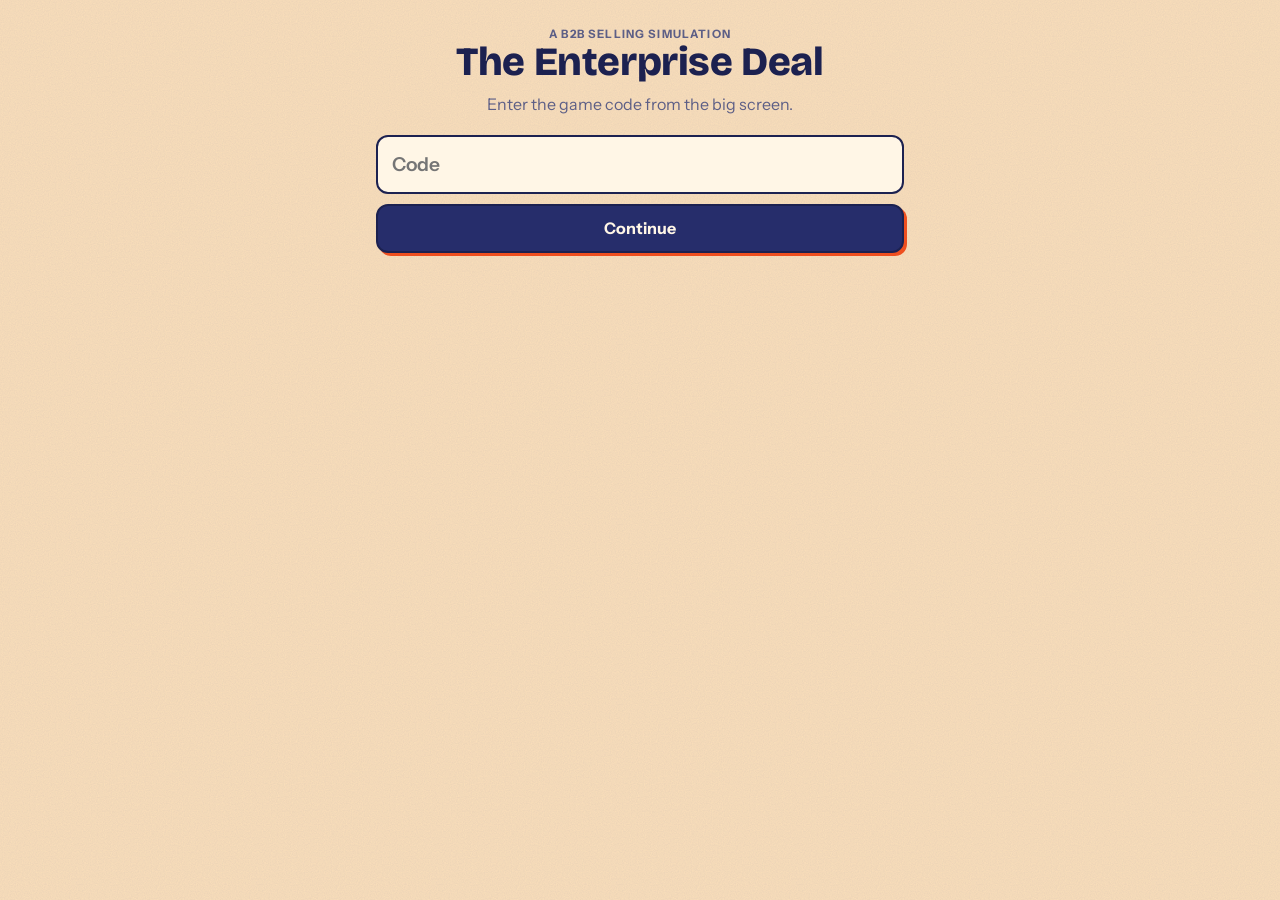
<file: index.html>
<!doctype html>
<html lang="en">
<head>
  <meta charset="utf-8">
  <meta name="viewport" content="width=device-width, initial-scale=1, viewport-fit=cover">
  <meta name="theme-color" content="#1d4e89">
  <title>The Enterprise Deal</title>
  <link rel="stylesheet" href="css/theme.css?v=2026-11-26c">
  <link rel="stylesheet" href="css/app.css?v=2026-11-26c">
</head>
<body>
  <main class="phone" id="app"></main>
  <div id="sheet"></div>
  <div id="toast" role="status"></div>
  <script src="js/config.js?v=2026-11-26c"></script>
  <script src="js/engine.js?v=2026-11-26c"></script>
  <script src="js/api.js?v=2026-11-26c"></script>
  <script src="js/ui.js?v=2026-11-26c"></script>
  <script src="js/play.js?v=2026-11-26c"></script>
</body>
</html>
</file>
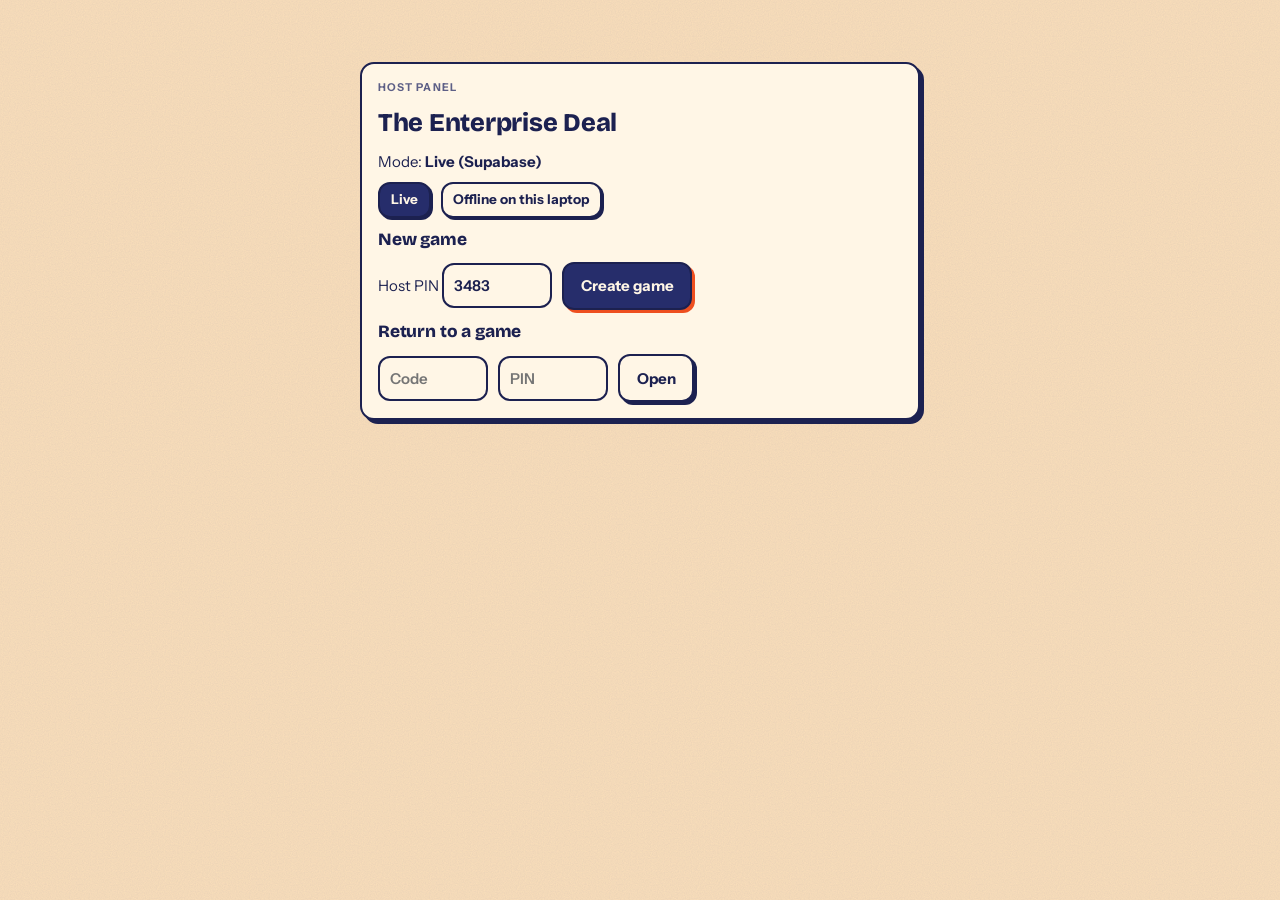
<file: host.html>
<!doctype html>
<html lang="en">
<head>
  <meta charset="utf-8">
  <meta name="viewport" content="width=device-width, initial-scale=1">
  <meta name="robots" content="noindex">
  <title>The Enterprise Deal · Host</title>
  <link rel="stylesheet" href="css/theme.css?v=2026-11-26c">
  <link rel="stylesheet" href="css/app.css?v=2026-11-26c">
</head>
<body>
  <main class="host" id="app"></main>
  <script src="js/config.js?v=2026-11-26c"></script>
  <script src="js/engine.js?v=2026-11-26c"></script>
  <script src="js/api.js?v=2026-11-26c"></script>
  <script src="js/ui.js?v=2026-11-26c"></script>
  <script src="js/driver.js?v=2026-11-26c"></script>
  <script src="js/stats.js?v=2026-11-26c"></script>
  <script src="js/host.js?v=2026-11-26c"></script>
</body>
</html>
</file>
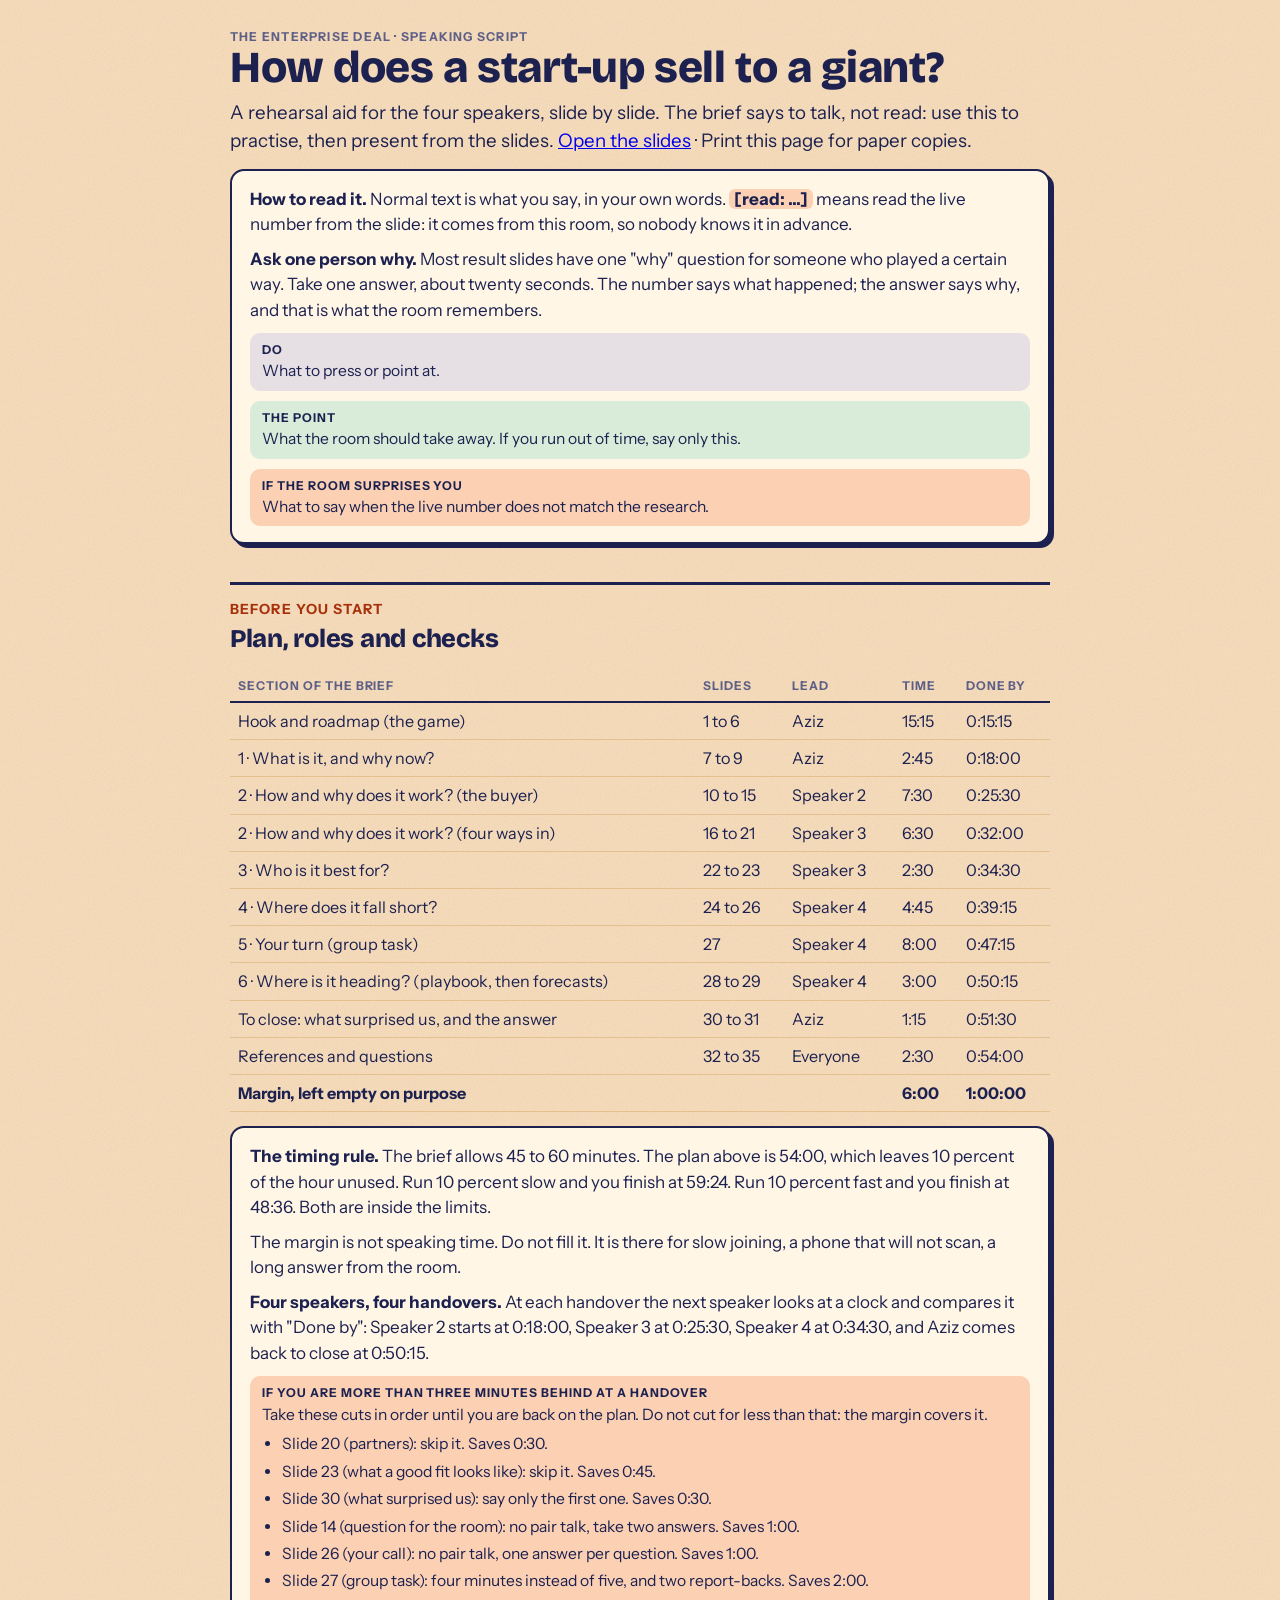
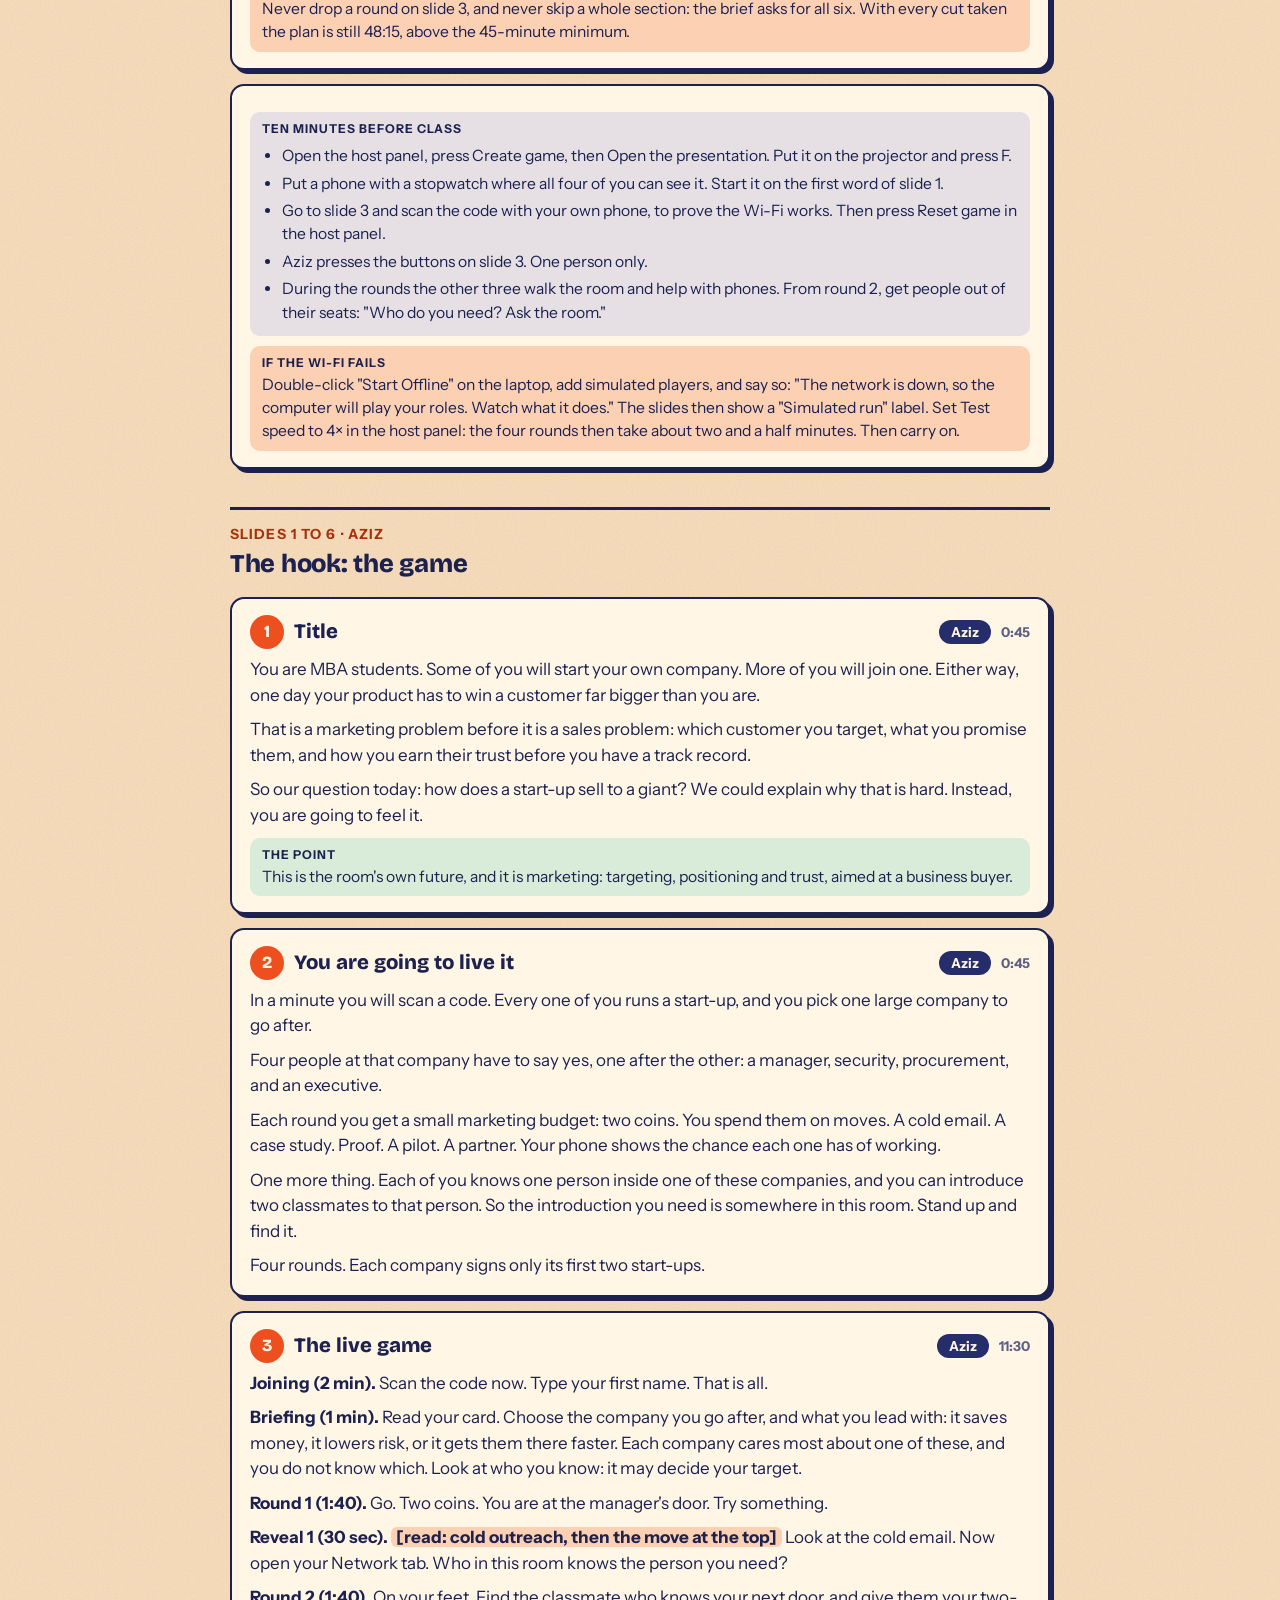
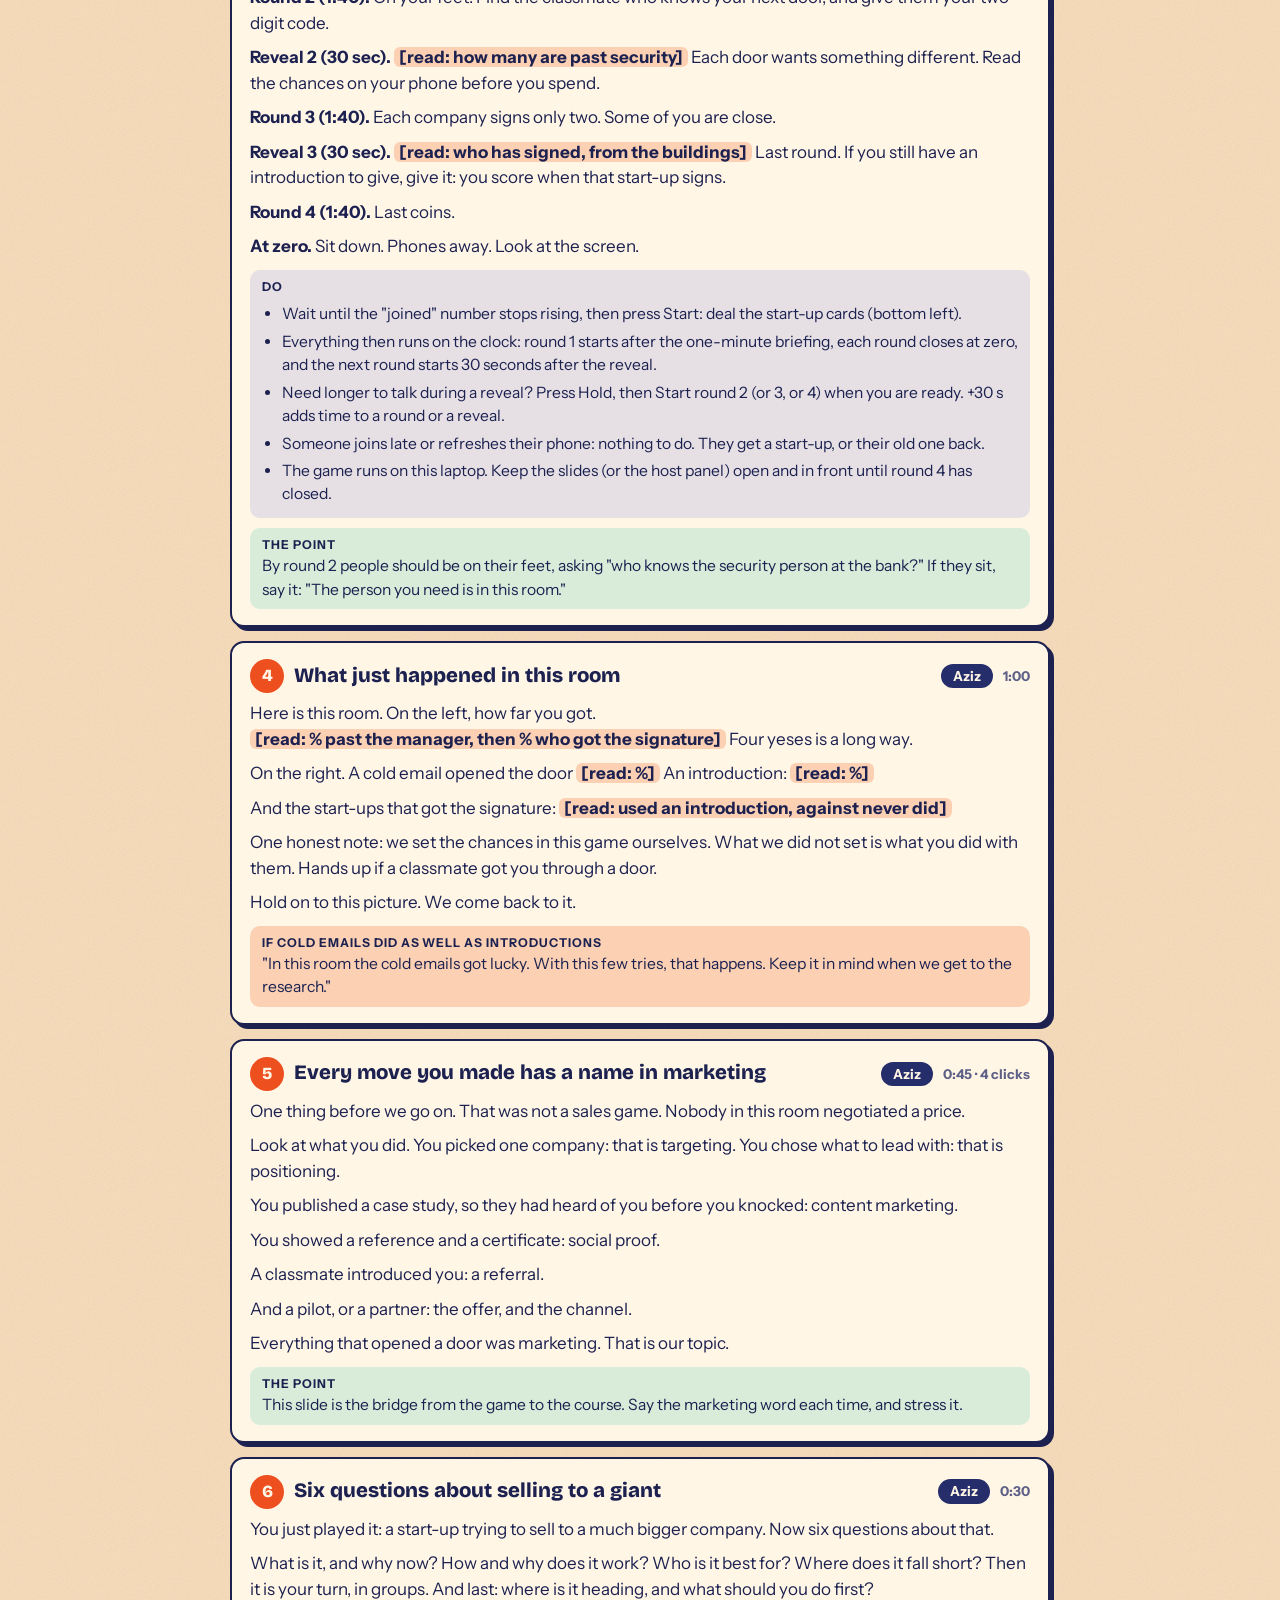
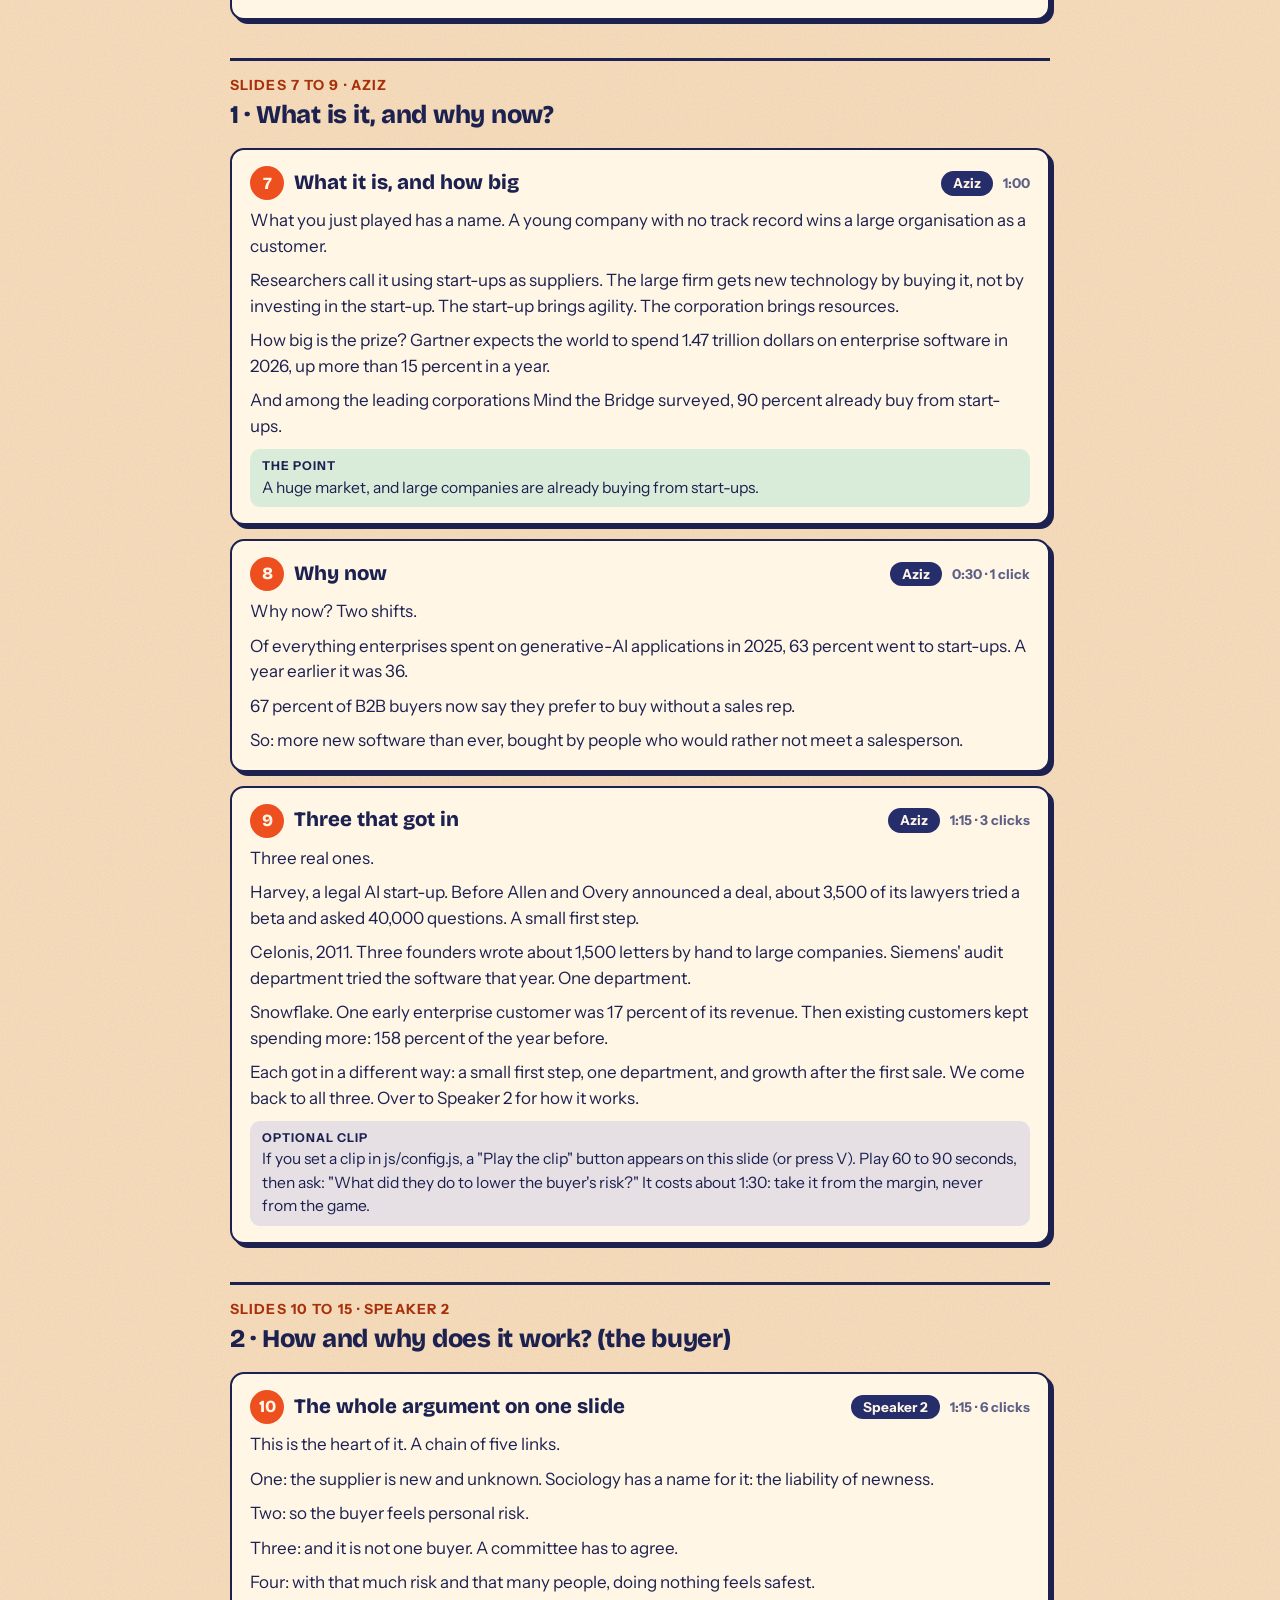
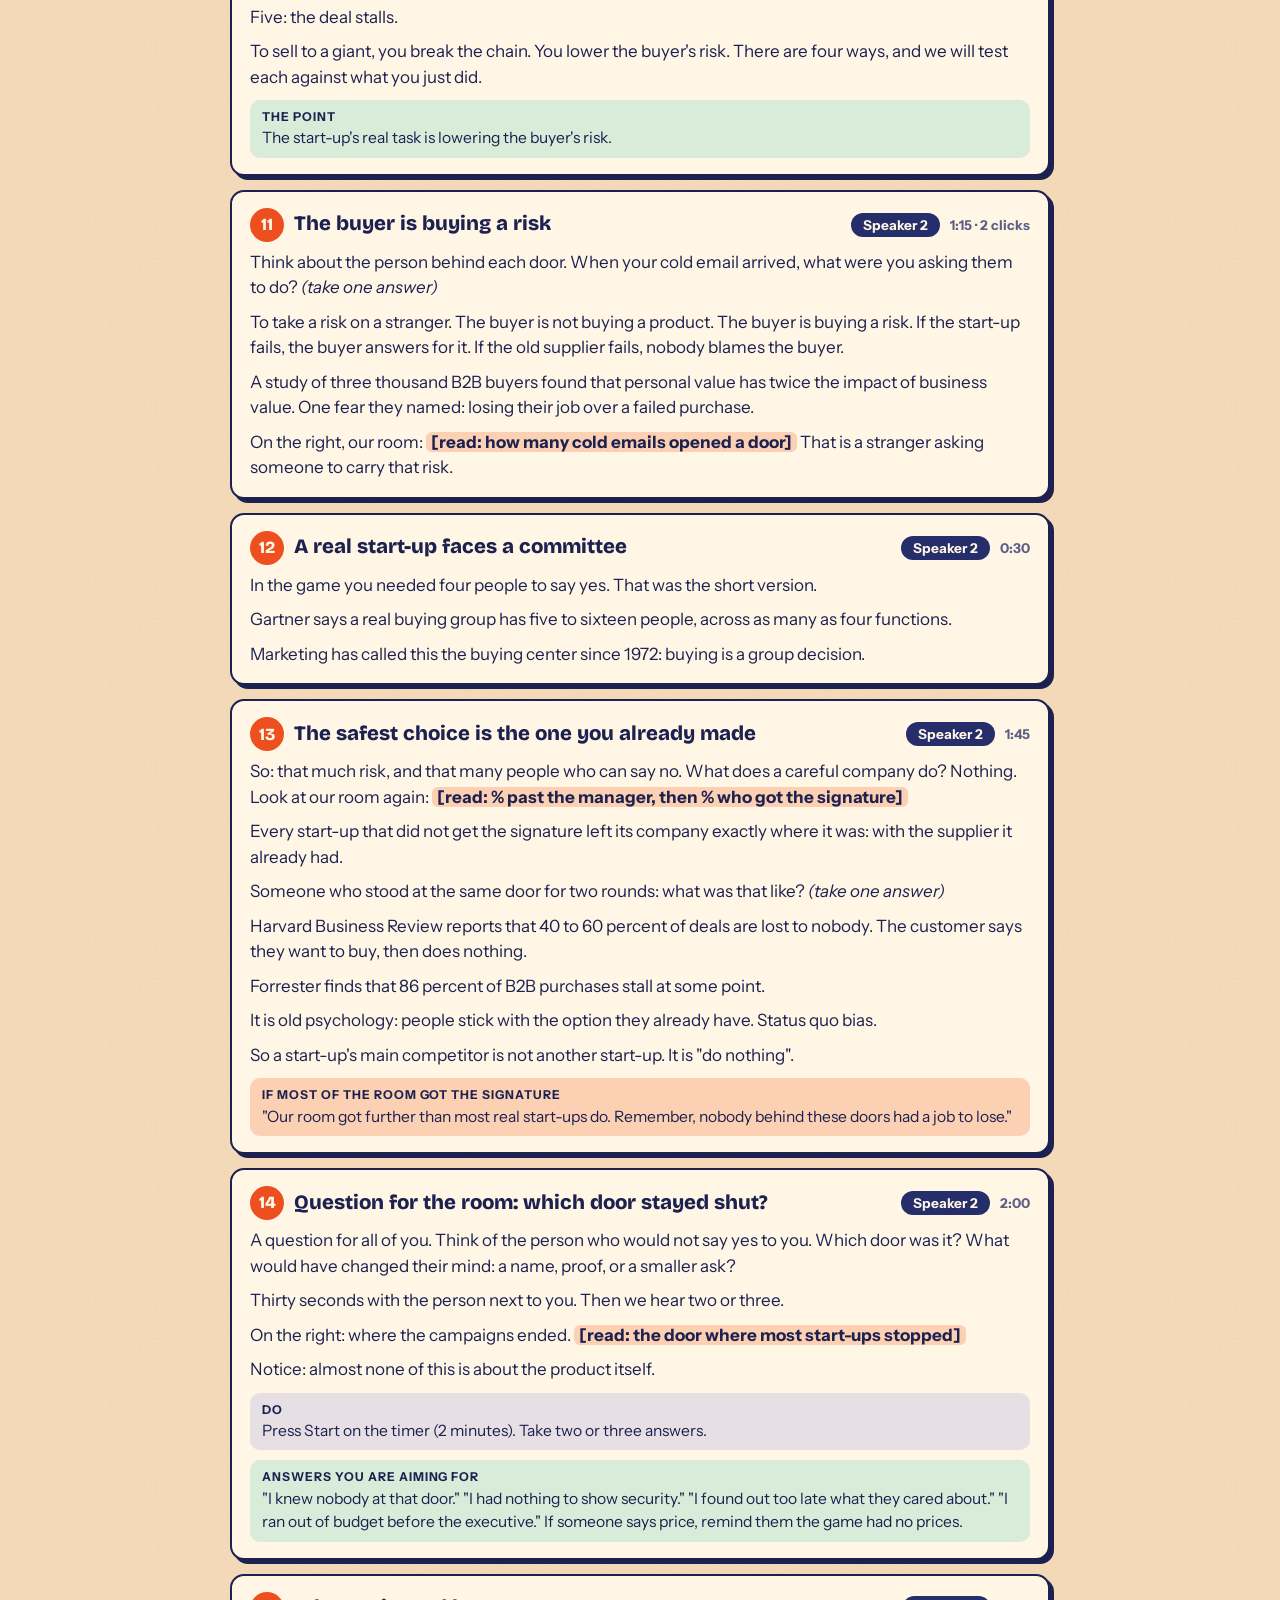
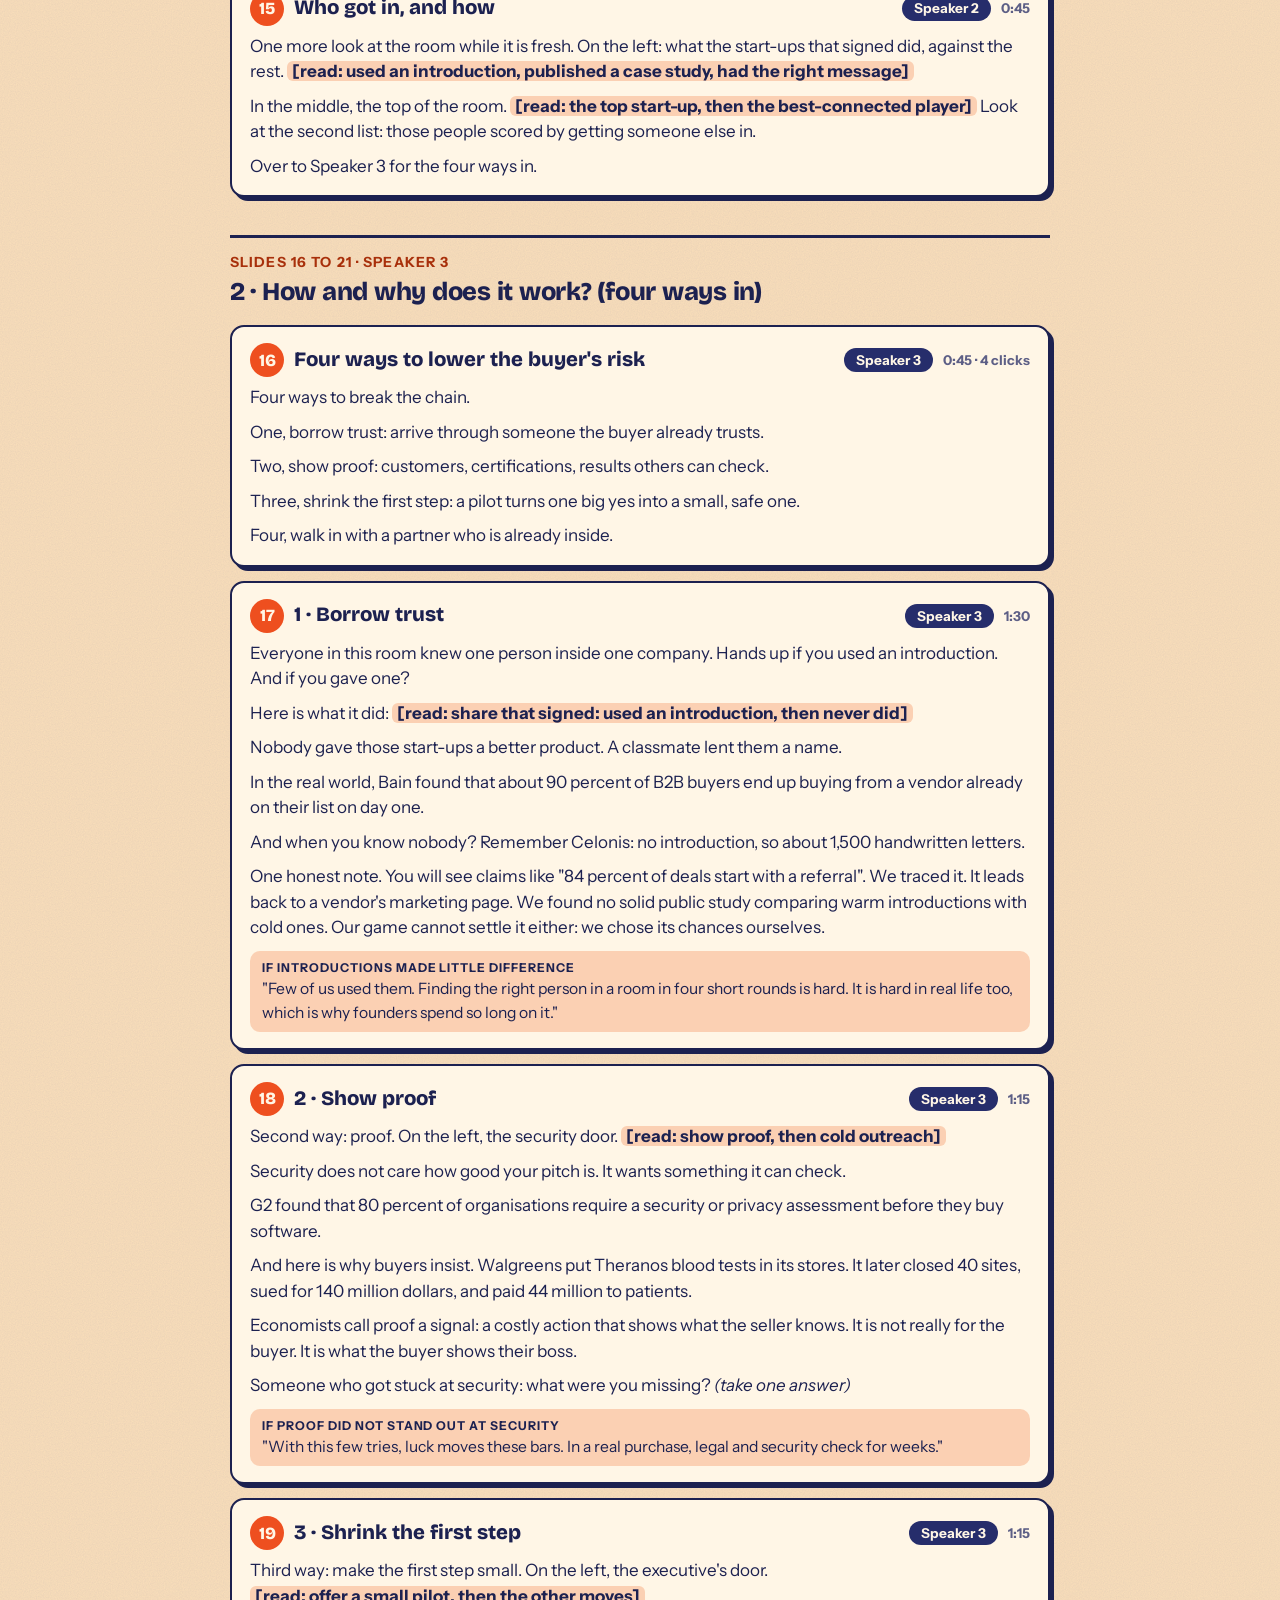
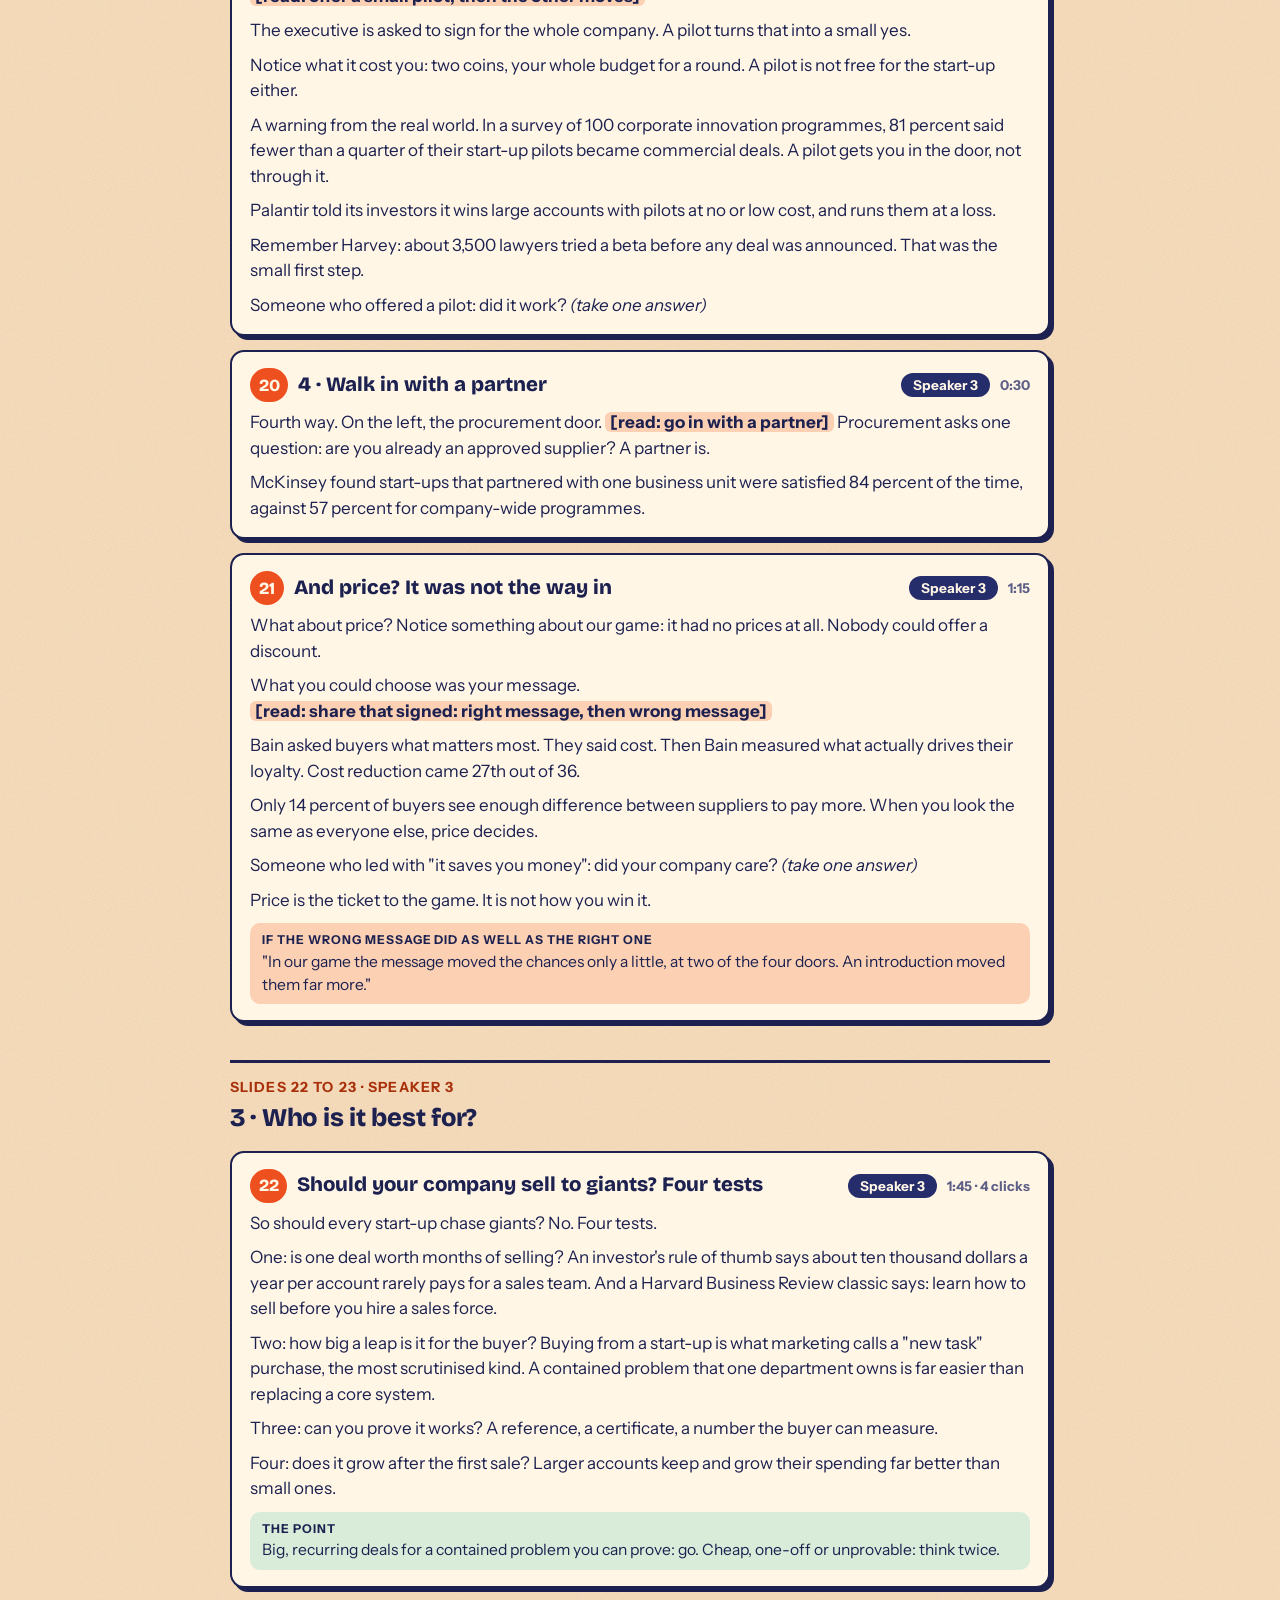
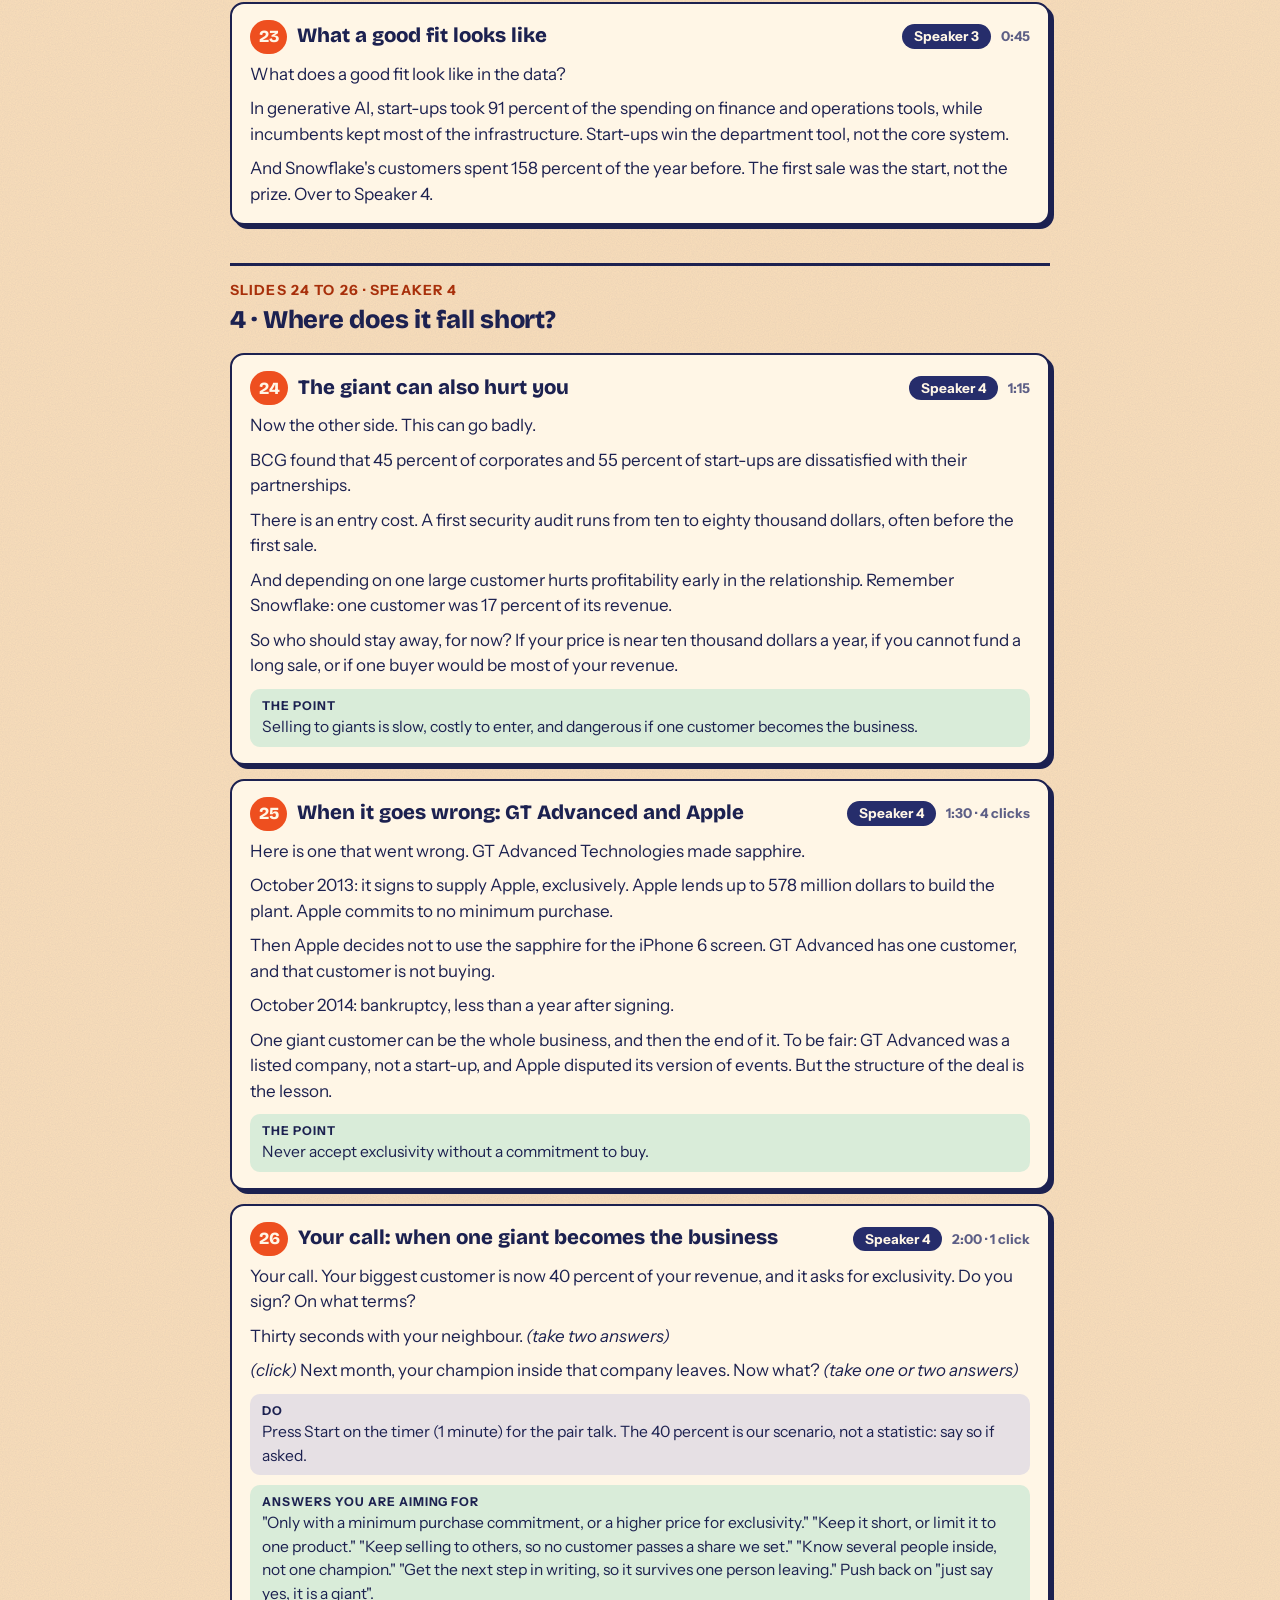
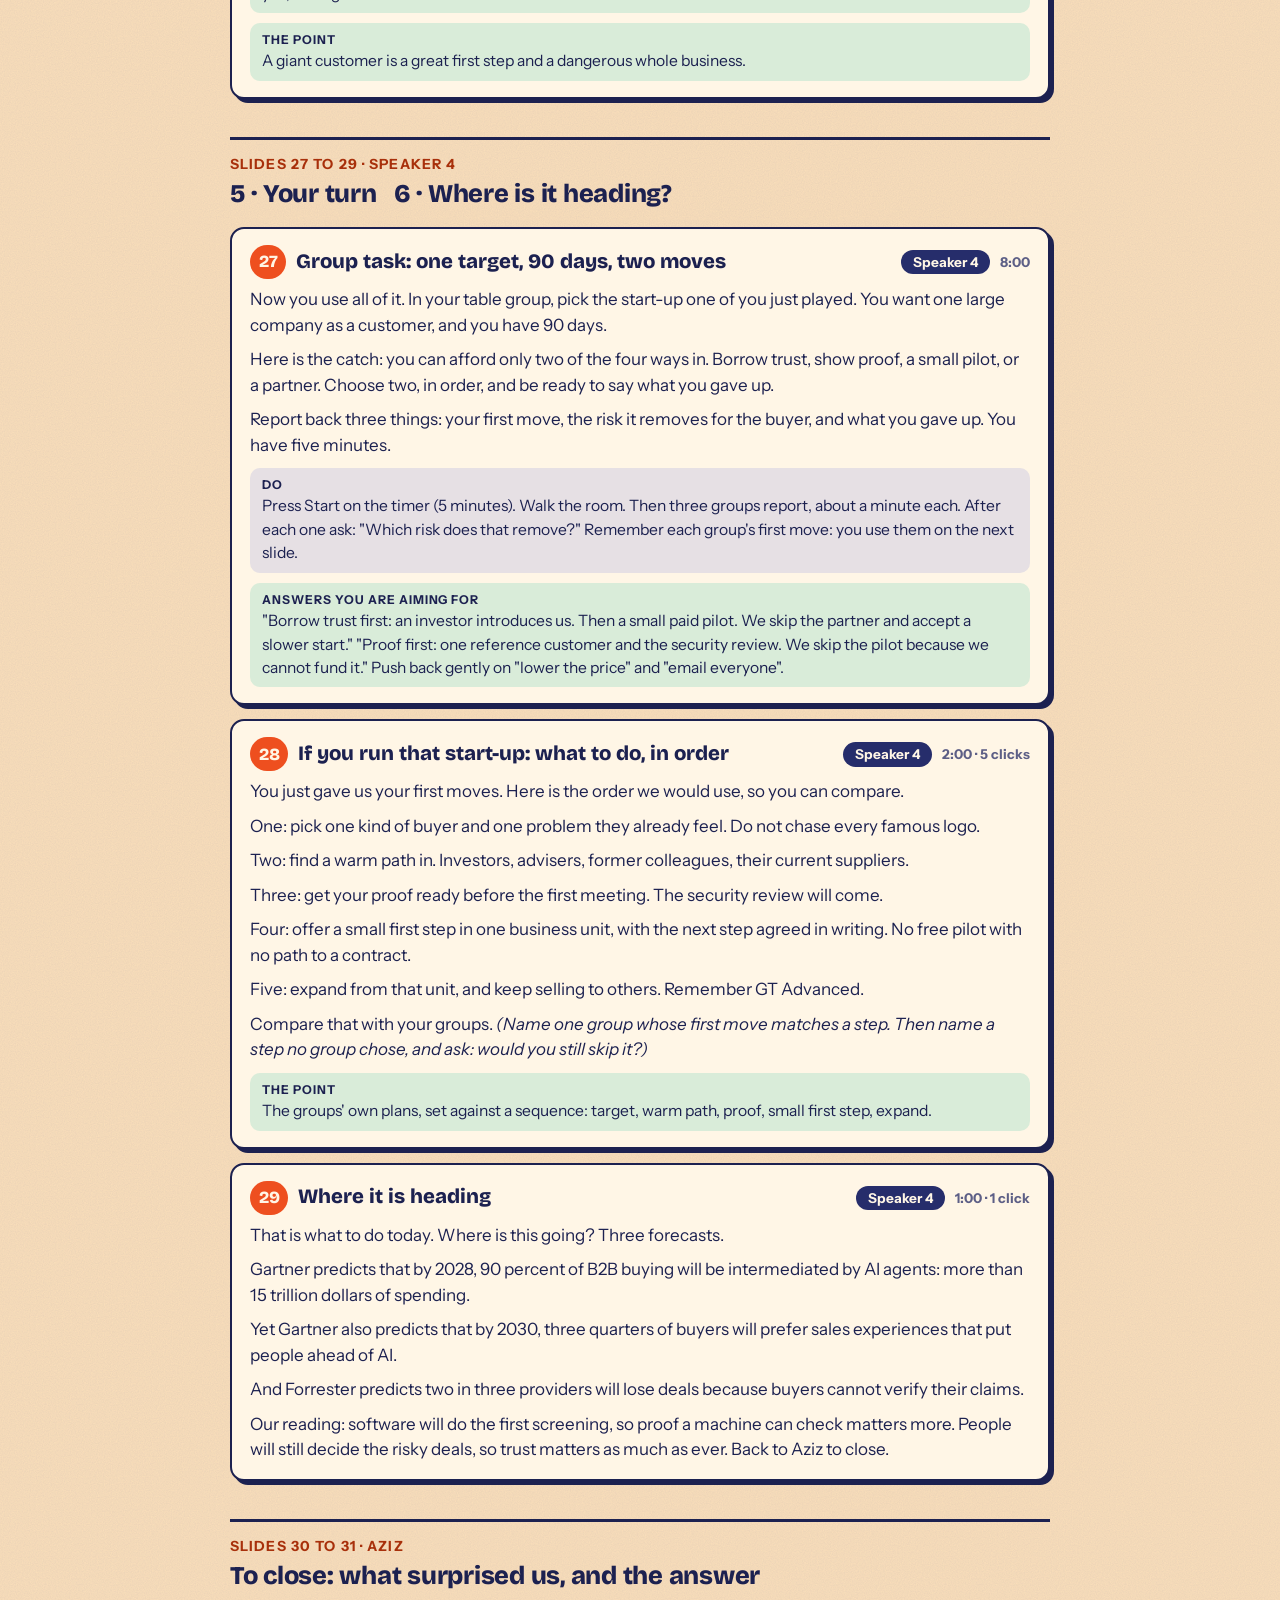
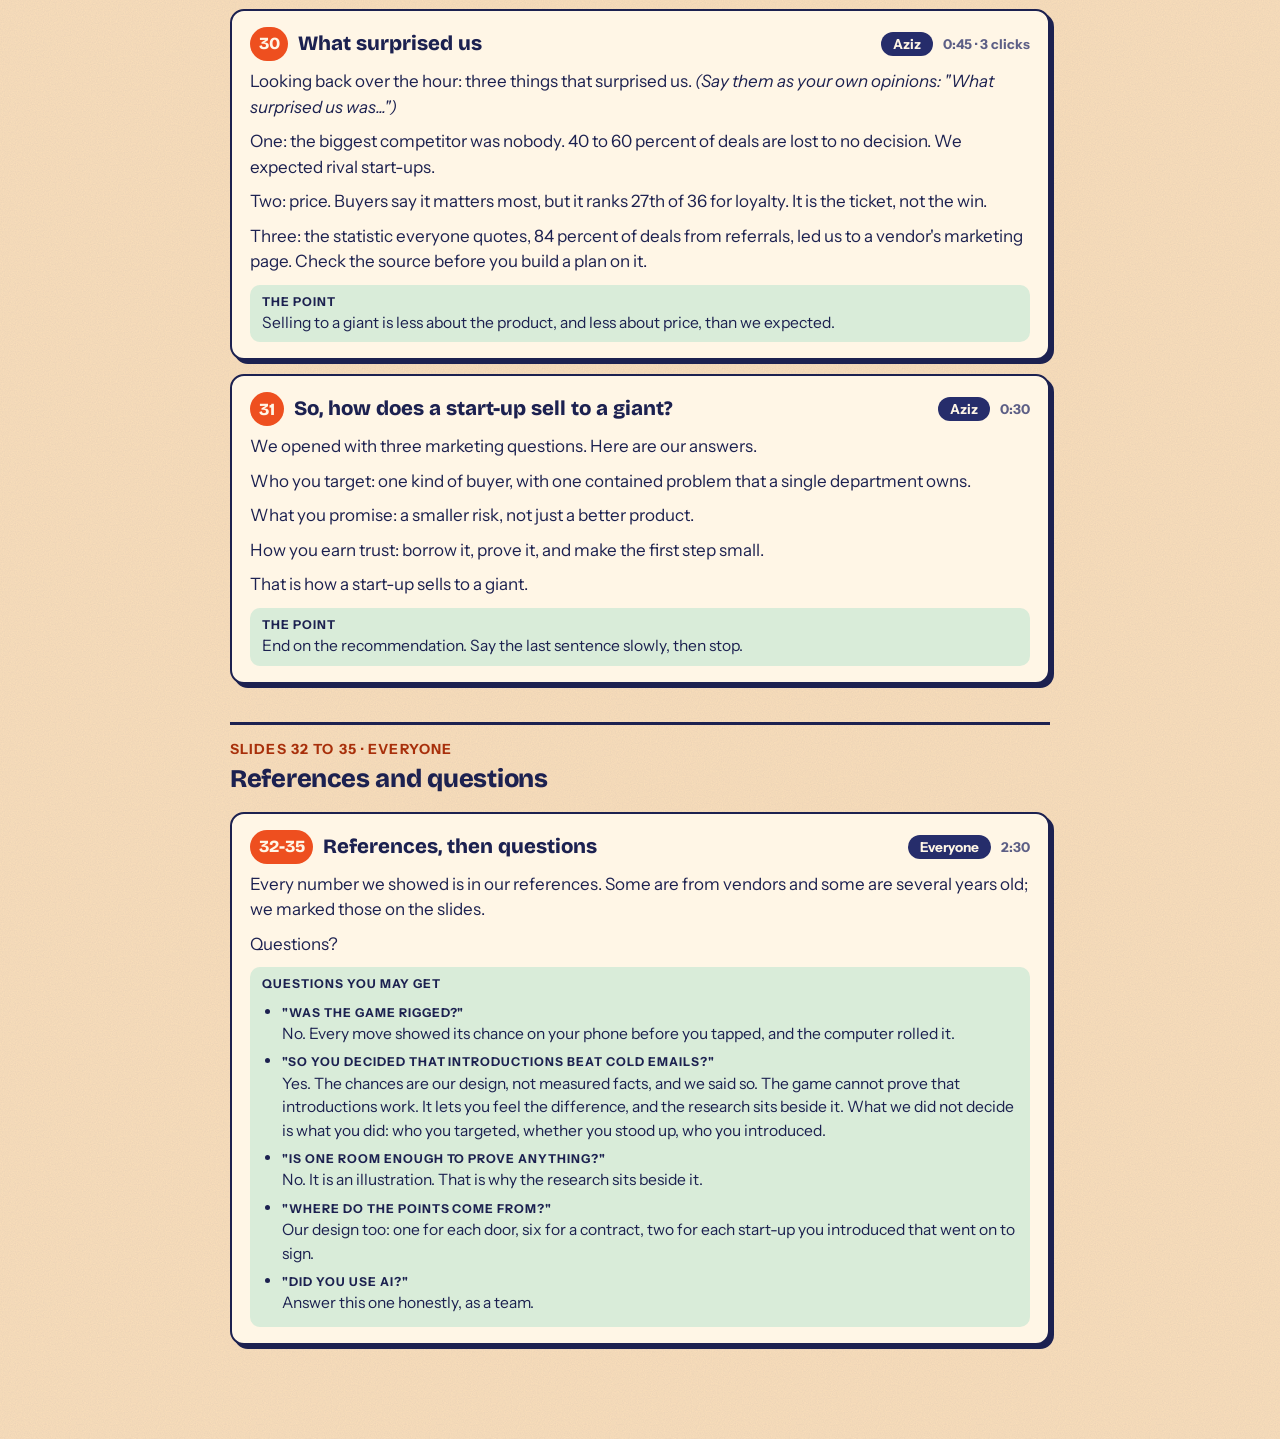
<file: script.html>
<!doctype html>
<html lang="en">
<head>
  <meta charset="utf-8">
  <meta name="viewport" content="width=device-width, initial-scale=1">
  <meta name="robots" content="noindex">
  <title>The Enterprise Deal &middot; Speaking script</title>
  <link rel="stylesheet" href="css/theme.css?v=2026-11-26c">
  <link rel="stylesheet" href="css/app.css?v=2026-11-26c">
  <style>
    .script { max-width: 860px; margin: 0 auto; padding: 28px 20px 80px; font-size: 17px; line-height: 1.5; }
    .script h1 { font-size: 2.6em; line-height: 1; font-weight: 800; margin-bottom: 8px; }
    .script h2 { font-size: 1.5em; font-weight: 800; margin: 38px 0 12px; padding-top: 14px; border-top: 3px solid var(--ink); }
    .script h2 small { font-family: var(--font); font-size: 0.55em; font-weight: 700; color: var(--accent-text); letter-spacing: 0.08em; text-transform: uppercase; display: block; }
    .sl { background: var(--surface); border: 2px solid var(--ink); border-radius: 14px; padding: 16px 18px; margin: 14px 0; box-shadow: 4px 4px 0 var(--ink); break-inside: avoid; }
    .sl .hd { display: flex; align-items: center; gap: 10px; flex-wrap: wrap; margin-bottom: 8px; }
    .sl .no { font-family: var(--display); font-weight: 800; background: var(--accent); color: var(--accent-ink); border-radius: 999px; min-width: 2em; height: 2em; display: grid; place-items: center; padding: 0 0.5em; }
    .sl .ti { font-family: var(--display); font-weight: 800; font-size: 1.2em; flex: 1; }
    .sl .who { background: var(--brand); color: var(--brand-ink); border-radius: 999px; padding: 2px 12px; font-size: 0.8em; font-weight: 700; }
    .sl .tm { font-size: 0.8em; font-weight: 700; color: var(--muted); }
    .say p { margin: 0 0 9px; }
    .say p:last-child { margin-bottom: 0; }
    .do, .aim, .ifx { margin-top: 10px; padding: 8px 12px; border-radius: 10px; font-size: 0.92em; }
    .do { background: var(--brand-soft); }
    .aim { background: var(--good-soft); }
    .ifx { background: var(--accent-soft); }
    .do b, .aim b, .ifx b { text-transform: uppercase; letter-spacing: 0.08em; font-size: 0.78em; display: block; }
    .read { background: var(--accent-soft); border-radius: 6px; padding: 0 5px; font-weight: 700; white-space: nowrap; }
    table.plan { width: 100%; border-collapse: collapse; font-size: 0.95em; }
    table.plan th { text-align: left; font-size: 0.75em; letter-spacing: 0.08em; text-transform: uppercase; color: var(--muted); padding: 6px 8px; border-bottom: 2px solid var(--ink); }
    table.plan td { padding: 6px 8px; border-bottom: 1.5px solid var(--line); vertical-align: top; }
    .script ul { margin: 6px 0 0; padding-left: 20px; }
    .script li { margin-bottom: 4px; }
    .lead-in { font-size: 1.1em; }
    @media print {
      body { background: #fff !important; background-image: none !important; }
      .script { font-size: 12.5pt; padding: 0; max-width: none; }
      .sl { box-shadow: none; }
      .noprint { display: none; }
    }
  </style>
</head>
<body>
<main class="script">
  <div class="label">The Enterprise Deal &middot; speaking script</div>
  <h1>How does a start-up sell to a giant?</h1>
  <p class="lead-in">A rehearsal aid for the four speakers, slide by slide. The brief says to talk, not read: use this to practise, then present from the slides. <span class="noprint"><a href="deck.html">Open the slides</a> &middot; Print this page for paper copies.</span></p>

  <div class="sl">
    <div class="say">
      <p><b>How to read it.</b> Normal text is what you say, in your own words. <span class="read">[read: ...]</span> means read the live number from the slide: it comes from this room, so nobody knows it in advance.</p>
      <p><b>Ask one person why.</b> Most result slides have one "why" question for someone who played a certain way. Take one answer, about twenty seconds. The number says what happened; the answer says why, and that is what the room remembers.</p>
    </div>
    <div class="do"><b>Do</b>What to press or point at.</div>
    <div class="aim"><b>The point</b>What the room should take away. If you run out of time, say only this.</div>
    <div class="ifx"><b>If the room surprises you</b>What to say when the live number does not match the research.</div>
  </div>

  <h2><small>Before you start</small>Plan, roles and checks</h2>
  <table class="plan">
    <tr><th>Section of the brief</th><th>Slides</th><th>Lead</th><th>Time</th><th>Done by</th></tr>
    <tr><td>Hook and roadmap (the game)</td><td>1 to 6</td><td data-lead="1"></td><td>15:15</td><td>0:15:15</td></tr>
    <tr><td>1 &middot; What is it, and why now?</td><td>7 to 9</td><td data-lead="1"></td><td>2:45</td><td>0:18:00</td></tr>
    <tr><td>2 &middot; How and why does it work? (the buyer)</td><td>10 to 15</td><td data-lead="2"></td><td>7:30</td><td>0:25:30</td></tr>
    <tr><td>2 &middot; How and why does it work? (four ways in)</td><td>16 to 21</td><td data-lead="3"></td><td>6:30</td><td>0:32:00</td></tr>
    <tr><td>3 &middot; Who is it best for?</td><td>22 to 23</td><td data-lead="3"></td><td>2:30</td><td>0:34:30</td></tr>
    <tr><td>4 &middot; Where does it fall short?</td><td>24 to 26</td><td data-lead="4"></td><td>4:45</td><td>0:39:15</td></tr>
    <tr><td>5 &middot; Your turn (group task)</td><td>27</td><td data-lead="4"></td><td>8:00</td><td>0:47:15</td></tr>
    <tr><td>6 &middot; Where is it heading? (playbook, then forecasts)</td><td>28 to 29</td><td data-lead="4"></td><td>3:00</td><td>0:50:15</td></tr>
    <tr><td>To close: what surprised us, and the answer</td><td>30 to 31</td><td data-lead="1"></td><td>1:15</td><td>0:51:30</td></tr>
    <tr><td>References and questions</td><td>32 to 35</td><td>Everyone</td><td>2:30</td><td>0:54:00</td></tr>
    <tr><td><b>Margin, left empty on purpose</b></td><td></td><td></td><td><b>6:00</b></td><td><b>1:00:00</b></td></tr>
  </table>

  <div class="sl">
    <div class="say">
      <p><b>The timing rule.</b> The brief allows 45 to 60 minutes. The plan above is 54:00, which leaves 10 percent of the hour unused. Run 10 percent slow and you finish at 59:24. Run 10 percent fast and you finish at 48:36. Both are inside the limits.</p>
      <p>The margin is not speaking time. Do not fill it. It is there for slow joining, a phone that will not scan, a long answer from the room.</p>
      <p><b>Four speakers, four handovers.</b> At each handover the next speaker looks at a clock and compares it with "Done by": <span data-lead="2"></span> starts at 0:18:00, <span data-lead="3"></span> at 0:25:30, <span data-lead="4"></span> at 0:34:30, and <span data-lead="1"></span> comes back to close at 0:50:15.</p>
    </div>
    <div class="ifx"><b>If you are more than three minutes behind at a handover</b>Take these cuts in order until you are back on the plan. Do not cut for less than that: the margin covers it.
      <ul>
        <li>Slide 20 (partners): skip it. Saves 0:30.</li>
        <li>Slide 23 (what a good fit looks like): skip it. Saves 0:45.</li>
        <li>Slide 30 (what surprised us): say only the first one. Saves 0:30.</li>
        <li>Slide 14 (question for the room): no pair talk, take two answers. Saves 1:00.</li>
        <li>Slide 26 (your call): no pair talk, one answer per question. Saves 1:00.</li>
        <li>Slide 27 (group task): four minutes instead of five, and two report-backs. Saves 2:00.</li>
      </ul>
      Never drop a round on slide 3, and never skip a whole section: the brief asks for all six. With every cut taken the plan is still 48:15, above the 45-minute minimum.
    </div>
  </div>

  <div class="sl">
    <div class="do"><b>Ten minutes before class</b>
      <ul>
        <li>Open the host panel, press Create game, then Open the presentation. Put it on the projector and press F.</li>
        <li>Put a phone with a stopwatch where all four of you can see it. Start it on the first word of slide 1.</li>
        <li>Go to slide 3 and scan the code with your own phone, to prove the Wi-Fi works. Then press Reset game in the host panel.</li>
        <li><span data-lead="1"></span> presses the buttons on slide 3. One person only.</li>
        <li>During the rounds the other three walk the room and help with phones. From round 2, get people out of their seats: "Who do you need? Ask the room."</li>
      </ul>
    </div>
    <div class="ifx"><b>If the Wi-Fi fails</b>Double-click "Start Offline" on the laptop, add simulated players, and say so: "The network is down, so the computer will play your roles. Watch what it does." The slides then show a "Simulated run" label. Set Test speed to 4× in the host panel: the four rounds then take about two and a half minutes. Then carry on.</div>
  </div>

  <h2><small>Slides 1 to 6 &middot; <span data-lead="1"></span></small>The hook: the game</h2>

  <div class="sl">
    <div class="hd"><span class="no">1</span><span class="ti">Title</span><span class="who" data-lead="1"></span><span class="tm">0:45</span></div>
    <div class="say">
      <p>You are MBA students. Some of you will start your own company. More of you will join one. Either way, one day your product has to win a customer far bigger than you are.</p>
      <p>That is a marketing problem before it is a sales problem: which customer you target, what you promise them, and how you earn their trust before you have a track record.</p>
      <p>So our question today: how does a start-up sell to a giant? We could explain why that is hard. Instead, you are going to feel it.</p>
    </div>
    <div class="aim"><b>The point</b>This is the room's own future, and it is marketing: targeting, positioning and trust, aimed at a business buyer.</div>
  </div>

  <div class="sl">
    <div class="hd"><span class="no">2</span><span class="ti">You are going to live it</span><span class="who" data-lead="1"></span><span class="tm">0:45</span></div>
    <div class="say">
      <p>In a minute you will scan a code. Every one of you runs a start-up, and you pick one large company to go after.</p>
      <p>Four people at that company have to say yes, one after the other: a manager, security, procurement, and an executive.</p>
      <p>Each round you get a small marketing budget: two coins. You spend them on moves. A cold email. A case study. Proof. A pilot. A partner. Your phone shows the chance each one has of working.</p>
      <p>One more thing. Each of you knows one person inside one of these companies, and you can introduce two classmates to that person. So the introduction you need is somewhere in this room. Stand up and find it.</p>
      <p>Four rounds. Each company signs only its first two start-ups.</p>
    </div>
  </div>

  <div class="sl">
    <div class="hd"><span class="no">3</span><span class="ti">The live game</span><span class="who" data-lead="1"></span><span class="tm">11:30</span></div>
    <div class="say">
      <p><b>Joining (2 min).</b> Scan the code now. Type your first name. That is all.</p>
      <p><b>Briefing (1 min).</b> Read your card. Choose the company you go after, and what you lead with: it saves money, it lowers risk, or it gets them there faster. Each company cares most about one of these, and you do not know which. Look at who you know: it may decide your target.</p>
      <p><b>Round 1 (1:40).</b> Go. Two coins. You are at the manager's door. Try something.</p>
      <p><b>Reveal 1 (30 sec).</b> <span class="read">[read: cold outreach, then the move at the top]</span> Look at the cold email. Now open your Network tab. Who in this room knows the person you need?</p>
      <p><b>Round 2 (1:40).</b> On your feet. Find the classmate who knows your next door, and give them your two-digit code.</p>
      <p><b>Reveal 2 (30 sec).</b> <span class="read">[read: how many are past security]</span> Each door wants something different. Read the chances on your phone before you spend.</p>
      <p><b>Round 3 (1:40).</b> Each company signs only two. Some of you are close.</p>
      <p><b>Reveal 3 (30 sec).</b> <span class="read">[read: who has signed, from the buildings]</span> Last round. If you still have an introduction to give, give it: you score when that start-up signs.</p>
      <p><b>Round 4 (1:40).</b> Last coins.</p>
      <p><b>At zero.</b> Sit down. Phones away. Look at the screen.</p>
    </div>
    <div class="do"><b>Do</b><ul><li>Wait until the "joined" number stops rising, then press Start: deal the start-up cards (bottom left).</li><li>Everything then runs on the clock: round 1 starts after the one-minute briefing, each round closes at zero, and the next round starts 30 seconds after the reveal.</li><li>Need longer to talk during a reveal? Press Hold, then Start round 2 (or 3, or 4) when you are ready. +30 s adds time to a round or a reveal.</li><li>Someone joins late or refreshes their phone: nothing to do. They get a start-up, or their old one back.</li><li>The game runs on this laptop. Keep the slides (or the host panel) open and in front until round 4 has closed.</li></ul></div>
    <div class="aim"><b>The point</b>By round 2 people should be on their feet, asking "who knows the security person at the bank?" If they sit, say it: "The person you need is in this room."</div>
  </div>

  <div class="sl">
    <div class="hd"><span class="no">4</span><span class="ti">What just happened in this room</span><span class="who" data-lead="1"></span><span class="tm">1:00</span></div>
    <div class="say">
      <p>Here is this room. On the left, how far you got. <span class="read">[read: % past the manager, then % who got the signature]</span> Four yeses is a long way.</p>
      <p>On the right. A cold email opened the door <span class="read">[read: %]</span> An introduction: <span class="read">[read: %]</span></p>
      <p>And the start-ups that got the signature: <span class="read">[read: used an introduction, against never did]</span></p>
      <p>One honest note: we set the chances in this game ourselves. What we did not set is what you did with them. Hands up if a classmate got you through a door.</p>
      <p>Hold on to this picture. We come back to it.</p>
    </div>
    <div class="ifx"><b>If cold emails did as well as introductions</b>"In this room the cold emails got lucky. With this few tries, that happens. Keep it in mind when we get to the research."</div>
  </div>

  <div class="sl">
    <div class="hd"><span class="no">5</span><span class="ti">Every move you made has a name in marketing</span><span class="who" data-lead="1"></span><span class="tm">0:45 &middot; 4 clicks</span></div>
    <div class="say">
      <p>One thing before we go on. That was not a sales game. Nobody in this room negotiated a price.</p>
      <p>Look at what you did. You picked one company: that is targeting. You chose what to lead with: that is positioning.</p>
      <p>You published a case study, so they had heard of you before you knocked: content marketing.</p>
      <p>You showed a reference and a certificate: social proof.</p>
      <p>A classmate introduced you: a referral.</p>
      <p>And a pilot, or a partner: the offer, and the channel.</p>
      <p>Everything that opened a door was marketing. That is our topic.</p>
    </div>
    <div class="aim"><b>The point</b>This slide is the bridge from the game to the course. Say the marketing word each time, and stress it.</div>
  </div>

  <div class="sl">
    <div class="hd"><span class="no">6</span><span class="ti">Six questions about selling to a giant</span><span class="who" data-lead="1"></span><span class="tm">0:30</span></div>
    <div class="say">
      <p>You just played it: a start-up trying to sell to a much bigger company. Now six questions about that.</p>
      <p>What is it, and why now? How and why does it work? Who is it best for? Where does it fall short? Then it is your turn, in groups. And last: where is it heading, and what should you do first?</p>
    </div>
  </div>

  <h2><small>Slides 7 to 9 &middot; <span data-lead="1"></span></small>1 &middot; What is it, and why now?</h2>

  <div class="sl">
    <div class="hd"><span class="no">7</span><span class="ti">What it is, and how big</span><span class="who" data-lead="1"></span><span class="tm">1:00</span></div>
    <div class="say">
      <p>What you just played has a name. A young company with no track record wins a large organisation as a customer.</p>
      <p>Researchers call it using start-ups as suppliers. The large firm gets new technology by buying it, not by investing in the start-up. The start-up brings agility. The corporation brings resources.</p>
      <p>How big is the prize? Gartner expects the world to spend 1.47 trillion dollars on enterprise software in 2026, up more than 15 percent in a year.</p>
      <p>And among the leading corporations Mind the Bridge surveyed, 90 percent already buy from start-ups.</p>
    </div>
    <div class="aim"><b>The point</b>A huge market, and large companies are already buying from start-ups.</div>
  </div>

  <div class="sl">
    <div class="hd"><span class="no">8</span><span class="ti">Why now</span><span class="who" data-lead="1"></span><span class="tm">0:30 &middot; 1 click</span></div>
    <div class="say">
      <p>Why now? Two shifts.</p>
      <p>Of everything enterprises spent on generative-AI applications in 2025, 63 percent went to start-ups. A year earlier it was 36.</p>
      <p>67 percent of B2B buyers now say they prefer to buy without a sales rep.</p>
      <p>So: more new software than ever, bought by people who would rather not meet a salesperson.</p>
    </div>
  </div>

  <div class="sl">
    <div class="hd"><span class="no">9</span><span class="ti">Three that got in</span><span class="who" data-lead="1"></span><span class="tm">1:15 &middot; 3 clicks</span></div>
    <div class="say">
      <p>Three real ones.</p>
      <p>Harvey, a legal AI start-up. Before Allen and Overy announced a deal, about 3,500 of its lawyers tried a beta and asked 40,000 questions. A small first step.</p>
      <p>Celonis, 2011. Three founders wrote about 1,500 letters by hand to large companies. Siemens' audit department tried the software that year. One department.</p>
      <p>Snowflake. One early enterprise customer was 17 percent of its revenue. Then existing customers kept spending more: 158 percent of the year before.</p>
      <p>Each got in a different way: a small first step, one department, and growth after the first sale. We come back to all three. Over to <span data-lead="2"></span> for how it works.</p>
    </div>
    <div class="do"><b>Optional clip</b>If you set a clip in js/config.js, a "Play the clip" button appears on this slide (or press V). Play 60 to 90 seconds, then ask: "What did they do to lower the buyer's risk?" It costs about 1:30: take it from the margin, never from the game.</div>
  </div>

  <h2><small>Slides 10 to 15 &middot; <span data-lead="2"></span></small>2 &middot; How and why does it work? (the buyer)</h2>

  <div class="sl">
    <div class="hd"><span class="no">10</span><span class="ti">The whole argument on one slide</span><span class="who" data-lead="2"></span><span class="tm">1:15 &middot; 6 clicks</span></div>
    <div class="say">
      <p>This is the heart of it. A chain of five links.</p>
      <p>One: the supplier is new and unknown. Sociology has a name for it: the liability of newness.</p>
      <p>Two: so the buyer feels personal risk.</p>
      <p>Three: and it is not one buyer. A committee has to agree.</p>
      <p>Four: with that much risk and that many people, doing nothing feels safest.</p>
      <p>Five: the deal stalls.</p>
      <p>To sell to a giant, you break the chain. You lower the buyer's risk. There are four ways, and we will test each against what you just did.</p>
    </div>
    <div class="aim"><b>The point</b>The start-up's real task is lowering the buyer's risk.</div>
  </div>

  <div class="sl">
    <div class="hd"><span class="no">11</span><span class="ti">The buyer is buying a risk</span><span class="who" data-lead="2"></span><span class="tm">1:15 &middot; 2 clicks</span></div>
    <div class="say">
      <p>Think about the person behind each door. When your cold email arrived, what were you asking them to do? <i>(take one answer)</i></p>
      <p>To take a risk on a stranger. The buyer is not buying a product. The buyer is buying a risk. If the start-up fails, the buyer answers for it. If the old supplier fails, nobody blames the buyer.</p>
      <p>A study of three thousand B2B buyers found that personal value has twice the impact of business value. One fear they named: losing their job over a failed purchase.</p>
      <p>On the right, our room: <span class="read">[read: how many cold emails opened a door]</span> That is a stranger asking someone to carry that risk.</p>
    </div>
  </div>

  <div class="sl">
    <div class="hd"><span class="no">12</span><span class="ti">A real start-up faces a committee</span><span class="who" data-lead="2"></span><span class="tm">0:30</span></div>
    <div class="say">
      <p>In the game you needed four people to say yes. That was the short version.</p>
      <p>Gartner says a real buying group has five to sixteen people, across as many as four functions.</p>
      <p>Marketing has called this the buying center since 1972: buying is a group decision.</p>
    </div>
  </div>

  <div class="sl">
    <div class="hd"><span class="no">13</span><span class="ti">The safest choice is the one you already made</span><span class="who" data-lead="2"></span><span class="tm">1:45</span></div>
    <div class="say">
      <p>So: that much risk, and that many people who can say no. What does a careful company do? Nothing. Look at our room again: <span class="read">[read: % past the manager, then % who got the signature]</span></p>
      <p>Every start-up that did not get the signature left its company exactly where it was: with the supplier it already had.</p>
      <p>Someone who stood at the same door for two rounds: what was that like? <i>(take one answer)</i></p>
      <p>Harvard Business Review reports that 40 to 60 percent of deals are lost to nobody. The customer says they want to buy, then does nothing.</p>
      <p>Forrester finds that 86 percent of B2B purchases stall at some point.</p>
      <p>It is old psychology: people stick with the option they already have. Status quo bias.</p>
      <p>So a start-up's main competitor is not another start-up. It is "do nothing".</p>
    </div>
    <div class="ifx"><b>If most of the room got the signature</b>"Our room got further than most real start-ups do. Remember, nobody behind these doors had a job to lose."</div>
  </div>

  <div class="sl">
    <div class="hd"><span class="no">14</span><span class="ti">Question for the room: which door stayed shut?</span><span class="who" data-lead="2"></span><span class="tm">2:00</span></div>
    <div class="say">
      <p>A question for all of you. Think of the person who would not say yes to you. Which door was it? What would have changed their mind: a name, proof, or a smaller ask?</p>
      <p>Thirty seconds with the person next to you. Then we hear two or three.</p>
      <p>On the right: where the campaigns ended. <span class="read">[read: the door where most start-ups stopped]</span></p>
      <p>Notice: almost none of this is about the product itself.</p>
    </div>
    <div class="do"><b>Do</b>Press Start on the timer (2 minutes). Take two or three answers.</div>
    <div class="aim"><b>Answers you are aiming for</b>"I knew nobody at that door." "I had nothing to show security." "I found out too late what they cared about." "I ran out of budget before the executive." If someone says price, remind them the game had no prices.</div>
  </div>

  <div class="sl">
    <div class="hd"><span class="no">15</span><span class="ti">Who got in, and how</span><span class="who" data-lead="2"></span><span class="tm">0:45</span></div>
    <div class="say">
      <p>One more look at the room while it is fresh. On the left: what the start-ups that signed did, against the rest. <span class="read">[read: used an introduction, published a case study, had the right message]</span></p>
      <p>In the middle, the top of the room. <span class="read">[read: the top start-up, then the best-connected player]</span> Look at the second list: those people scored by getting someone else in.</p>
      <p>Over to <span data-lead="3"></span> for the four ways in.</p>
    </div>
  </div>

  <h2><small>Slides 16 to 21 &middot; <span data-lead="3"></span></small>2 &middot; How and why does it work? (four ways in)</h2>

  <div class="sl">
    <div class="hd"><span class="no">16</span><span class="ti">Four ways to lower the buyer's risk</span><span class="who" data-lead="3"></span><span class="tm">0:45 &middot; 4 clicks</span></div>
    <div class="say">
      <p>Four ways to break the chain.</p>
      <p>One, borrow trust: arrive through someone the buyer already trusts.</p>
      <p>Two, show proof: customers, certifications, results others can check.</p>
      <p>Three, shrink the first step: a pilot turns one big yes into a small, safe one.</p>
      <p>Four, walk in with a partner who is already inside.</p>
    </div>
  </div>

  <div class="sl">
    <div class="hd"><span class="no">17</span><span class="ti">1 &middot; Borrow trust</span><span class="who" data-lead="3"></span><span class="tm">1:30</span></div>
    <div class="say">
      <p>Everyone in this room knew one person inside one company. Hands up if you used an introduction. And if you gave one?</p>
      <p>Here is what it did: <span class="read">[read: share that signed: used an introduction, then never did]</span></p>
      <p>Nobody gave those start-ups a better product. A classmate lent them a name.</p>
      <p>In the real world, Bain found that about 90 percent of B2B buyers end up buying from a vendor already on their list on day one.</p>
      <p>And when you know nobody? Remember Celonis: no introduction, so about 1,500 handwritten letters.</p>
      <p>One honest note. You will see claims like "84 percent of deals start with a referral". We traced it. It leads back to a vendor's marketing page. We found no solid public study comparing warm introductions with cold ones. Our game cannot settle it either: we chose its chances ourselves.</p>
    </div>
    <div class="ifx"><b>If introductions made little difference</b>"Few of us used them. Finding the right person in a room in four short rounds is hard. It is hard in real life too, which is why founders spend so long on it."</div>
  </div>

  <div class="sl">
    <div class="hd"><span class="no">18</span><span class="ti">2 &middot; Show proof</span><span class="who" data-lead="3"></span><span class="tm">1:15</span></div>
    <div class="say">
      <p>Second way: proof. On the left, the security door. <span class="read">[read: show proof, then cold outreach]</span></p>
      <p>Security does not care how good your pitch is. It wants something it can check.</p>
      <p>G2 found that 80 percent of organisations require a security or privacy assessment before they buy software.</p>
      <p>And here is why buyers insist. Walgreens put Theranos blood tests in its stores. It later closed 40 sites, sued for 140 million dollars, and paid 44 million to patients.</p>
      <p>Economists call proof a signal: a costly action that shows what the seller knows. It is not really for the buyer. It is what the buyer shows their boss.</p>
      <p>Someone who got stuck at security: what were you missing? <i>(take one answer)</i></p>
    </div>
    <div class="ifx"><b>If proof did not stand out at security</b>"With this few tries, luck moves these bars. In a real purchase, legal and security check for weeks."</div>
  </div>

  <div class="sl">
    <div class="hd"><span class="no">19</span><span class="ti">3 &middot; Shrink the first step</span><span class="who" data-lead="3"></span><span class="tm">1:15</span></div>
    <div class="say">
      <p>Third way: make the first step small. On the left, the executive's door. <span class="read">[read: offer a small pilot, then the other moves]</span></p>
      <p>The executive is asked to sign for the whole company. A pilot turns that into a small yes.</p>
      <p>Notice what it cost you: two coins, your whole budget for a round. A pilot is not free for the start-up either.</p>
      <p>A warning from the real world. In a survey of 100 corporate innovation programmes, 81 percent said fewer than a quarter of their start-up pilots became commercial deals. A pilot gets you in the door, not through it.</p>
      <p>Palantir told its investors it wins large accounts with pilots at no or low cost, and runs them at a loss.</p>
      <p>Remember Harvey: about 3,500 lawyers tried a beta before any deal was announced. That was the small first step.</p>
      <p>Someone who offered a pilot: did it work? <i>(take one answer)</i></p>
    </div>
  </div>

  <div class="sl">
    <div class="hd"><span class="no">20</span><span class="ti">4 &middot; Walk in with a partner</span><span class="who" data-lead="3"></span><span class="tm">0:30</span></div>
    <div class="say">
      <p>Fourth way. On the left, the procurement door. <span class="read">[read: go in with a partner]</span> Procurement asks one question: are you already an approved supplier? A partner is.</p>
      <p>McKinsey found start-ups that partnered with one business unit were satisfied 84 percent of the time, against 57 percent for company-wide programmes.</p>
    </div>
  </div>

  <div class="sl">
    <div class="hd"><span class="no">21</span><span class="ti">And price? It was not the way in</span><span class="who" data-lead="3"></span><span class="tm">1:15</span></div>
    <div class="say">
      <p>What about price? Notice something about our game: it had no prices at all. Nobody could offer a discount.</p>
      <p>What you could choose was your message. <span class="read">[read: share that signed: right message, then wrong message]</span></p>
      <p>Bain asked buyers what matters most. They said cost. Then Bain measured what actually drives their loyalty. Cost reduction came 27th out of 36.</p>
      <p>Only 14 percent of buyers see enough difference between suppliers to pay more. When you look the same as everyone else, price decides.</p>
      <p>Someone who led with "it saves you money": did your company care? <i>(take one answer)</i></p>
      <p>Price is the ticket to the game. It is not how you win it.</p>
    </div>
    <div class="ifx"><b>If the wrong message did as well as the right one</b>"In our game the message moved the chances only a little, at two of the four doors. An introduction moved them far more."</div>
  </div>

  <h2><small>Slides 22 to 23 &middot; <span data-lead="3"></span></small>3 &middot; Who is it best for?</h2>

  <div class="sl">
    <div class="hd"><span class="no">22</span><span class="ti">Should your company sell to giants? Four tests</span><span class="who" data-lead="3"></span><span class="tm">1:45 &middot; 4 clicks</span></div>
    <div class="say">
      <p>So should every start-up chase giants? No. Four tests.</p>
      <p>One: is one deal worth months of selling? An investor's rule of thumb says about ten thousand dollars a year per account rarely pays for a sales team. And a Harvard Business Review classic says: learn how to sell before you hire a sales force.</p>
      <p>Two: how big a leap is it for the buyer? Buying from a start-up is what marketing calls a "new task" purchase, the most scrutinised kind. A contained problem that one department owns is far easier than replacing a core system.</p>
      <p>Three: can you prove it works? A reference, a certificate, a number the buyer can measure.</p>
      <p>Four: does it grow after the first sale? Larger accounts keep and grow their spending far better than small ones.</p>
    </div>
    <div class="aim"><b>The point</b>Big, recurring deals for a contained problem you can prove: go. Cheap, one-off or unprovable: think twice.</div>
  </div>

  <div class="sl">
    <div class="hd"><span class="no">23</span><span class="ti">What a good fit looks like</span><span class="who" data-lead="3"></span><span class="tm">0:45</span></div>
    <div class="say">
      <p>What does a good fit look like in the data?</p>
      <p>In generative AI, start-ups took 91 percent of the spending on finance and operations tools, while incumbents kept most of the infrastructure. Start-ups win the department tool, not the core system.</p>
      <p>And Snowflake's customers spent 158 percent of the year before. The first sale was the start, not the prize. Over to <span data-lead="4"></span>.</p>
    </div>
  </div>

  <h2><small>Slides 24 to 26 &middot; <span data-lead="4"></span></small>4 &middot; Where does it fall short?</h2>

  <div class="sl">
    <div class="hd"><span class="no">24</span><span class="ti">The giant can also hurt you</span><span class="who" data-lead="4"></span><span class="tm">1:15</span></div>
    <div class="say">
      <p>Now the other side. This can go badly.</p>
      <p>BCG found that 45 percent of corporates and 55 percent of start-ups are dissatisfied with their partnerships.</p>
      <p>There is an entry cost. A first security audit runs from ten to eighty thousand dollars, often before the first sale.</p>
      <p>And depending on one large customer hurts profitability early in the relationship. Remember Snowflake: one customer was 17 percent of its revenue.</p>
      <p>So who should stay away, for now? If your price is near ten thousand dollars a year, if you cannot fund a long sale, or if one buyer would be most of your revenue.</p>
    </div>
    <div class="aim"><b>The point</b>Selling to giants is slow, costly to enter, and dangerous if one customer becomes the business.</div>
  </div>

  <div class="sl">
    <div class="hd"><span class="no">25</span><span class="ti">When it goes wrong: GT Advanced and Apple</span><span class="who" data-lead="4"></span><span class="tm">1:30 &middot; 4 clicks</span></div>
    <div class="say">
      <p>Here is one that went wrong. GT Advanced Technologies made sapphire.</p>
      <p>October 2013: it signs to supply Apple, exclusively. Apple lends up to 578 million dollars to build the plant. Apple commits to no minimum purchase.</p>
      <p>Then Apple decides not to use the sapphire for the iPhone 6 screen. GT Advanced has one customer, and that customer is not buying.</p>
      <p>October 2014: bankruptcy, less than a year after signing.</p>
      <p>One giant customer can be the whole business, and then the end of it. To be fair: GT Advanced was a listed company, not a start-up, and Apple disputed its version of events. But the structure of the deal is the lesson.</p>
    </div>
    <div class="aim"><b>The point</b>Never accept exclusivity without a commitment to buy.</div>
  </div>

  <div class="sl">
    <div class="hd"><span class="no">26</span><span class="ti">Your call: when one giant becomes the business</span><span class="who" data-lead="4"></span><span class="tm">2:00 &middot; 1 click</span></div>
    <div class="say">
      <p>Your call. Your biggest customer is now 40 percent of your revenue, and it asks for exclusivity. Do you sign? On what terms?</p>
      <p>Thirty seconds with your neighbour. <i>(take two answers)</i></p>
      <p><i>(click)</i> Next month, your champion inside that company leaves. Now what? <i>(take one or two answers)</i></p>
    </div>
    <div class="do"><b>Do</b>Press Start on the timer (1 minute) for the pair talk. The 40 percent is our scenario, not a statistic: say so if asked.</div>
    <div class="aim"><b>Answers you are aiming for</b>"Only with a minimum purchase commitment, or a higher price for exclusivity." "Keep it short, or limit it to one product." "Keep selling to others, so no customer passes a share we set." "Know several people inside, not one champion." "Get the next step in writing, so it survives one person leaving." Push back on "just say yes, it is a giant".</div>
    <div class="aim"><b>The point</b>A giant customer is a great first step and a dangerous whole business.</div>
  </div>

  <h2><small>Slides 27 to 29 &middot; <span data-lead="4"></span></small>5 &middot; Your turn &nbsp; 6 &middot; Where is it heading?</h2>

  <div class="sl">
    <div class="hd"><span class="no">27</span><span class="ti">Group task: one target, 90 days, two moves</span><span class="who" data-lead="4"></span><span class="tm">8:00</span></div>
    <div class="say">
      <p>Now you use all of it. In your table group, pick the start-up one of you just played. You want one large company as a customer, and you have 90 days.</p>
      <p>Here is the catch: you can afford only two of the four ways in. Borrow trust, show proof, a small pilot, or a partner. Choose two, in order, and be ready to say what you gave up.</p>
      <p>Report back three things: your first move, the risk it removes for the buyer, and what you gave up. You have five minutes.</p>
    </div>
    <div class="do"><b>Do</b>Press Start on the timer (5 minutes). Walk the room. Then three groups report, about a minute each. After each one ask: "Which risk does that remove?" Remember each group's first move: you use them on the next slide.</div>
    <div class="aim"><b>Answers you are aiming for</b>"Borrow trust first: an investor introduces us. Then a small paid pilot. We skip the partner and accept a slower start." "Proof first: one reference customer and the security review. We skip the pilot because we cannot fund it." Push back gently on "lower the price" and "email everyone".</div>
  </div>

  <div class="sl">
    <div class="hd"><span class="no">28</span><span class="ti">If you run that start-up: what to do, in order</span><span class="who" data-lead="4"></span><span class="tm">2:00 &middot; 5 clicks</span></div>
    <div class="say">
      <p>You just gave us your first moves. Here is the order we would use, so you can compare.</p>
      <p>One: pick one kind of buyer and one problem they already feel. Do not chase every famous logo.</p>
      <p>Two: find a warm path in. Investors, advisers, former colleagues, their current suppliers.</p>
      <p>Three: get your proof ready before the first meeting. The security review will come.</p>
      <p>Four: offer a small first step in one business unit, with the next step agreed in writing. No free pilot with no path to a contract.</p>
      <p>Five: expand from that unit, and keep selling to others. Remember GT Advanced.</p>
      <p>Compare that with your groups. <i>(Name one group whose first move matches a step. Then name a step no group chose, and ask: would you still skip it?)</i></p>
    </div>
    <div class="aim"><b>The point</b>The groups' own plans, set against a sequence: target, warm path, proof, small first step, expand.</div>
  </div>

  <div class="sl">
    <div class="hd"><span class="no">29</span><span class="ti">Where it is heading</span><span class="who" data-lead="4"></span><span class="tm">1:00 &middot; 1 click</span></div>
    <div class="say">
      <p>That is what to do today. Where is this going? Three forecasts.</p>
      <p>Gartner predicts that by 2028, 90 percent of B2B buying will be intermediated by AI agents: more than 15 trillion dollars of spending.</p>
      <p>Yet Gartner also predicts that by 2030, three quarters of buyers will prefer sales experiences that put people ahead of AI.</p>
      <p>And Forrester predicts two in three providers will lose deals because buyers cannot verify their claims.</p>
      <p>Our reading: software will do the first screening, so proof a machine can check matters more. People will still decide the risky deals, so trust matters as much as ever. Back to <span data-lead="1"></span> to close.</p>
    </div>
  </div>

  <h2><small>Slides 30 to 31 &middot; <span data-lead="1"></span></small>To close: what surprised us, and the answer</h2>

  <div class="sl">
    <div class="hd"><span class="no">30</span><span class="ti">What surprised us</span><span class="who" data-lead="1"></span><span class="tm">0:45 &middot; 3 clicks</span></div>
    <div class="say">
      <p>Looking back over the hour: three things that surprised us. <i>(Say them as your own opinions: "What surprised us was...")</i></p>
      <p>One: the biggest competitor was nobody. 40 to 60 percent of deals are lost to no decision. We expected rival start-ups.</p>
      <p>Two: price. Buyers say it matters most, but it ranks 27th of 36 for loyalty. It is the ticket, not the win.</p>
      <p>Three: the statistic everyone quotes, 84 percent of deals from referrals, led us to a vendor's marketing page. Check the source before you build a plan on it.</p>
    </div>
    <div class="aim"><b>The point</b>Selling to a giant is less about the product, and less about price, than we expected.</div>
  </div>

  <div class="sl">
    <div class="hd"><span class="no">31</span><span class="ti">So, how does a start-up sell to a giant?</span><span class="who" data-lead="1"></span><span class="tm">0:30</span></div>
    <div class="say">
      <p>We opened with three marketing questions. Here are our answers.</p>
      <p>Who you target: one kind of buyer, with one contained problem that a single department owns.</p>
      <p>What you promise: a smaller risk, not just a better product.</p>
      <p>How you earn trust: borrow it, prove it, and make the first step small.</p>
      <p>That is how a start-up sells to a giant.</p>
    </div>
    <div class="aim"><b>The point</b>End on the recommendation. Say the last sentence slowly, then stop.</div>
  </div>

  <h2><small>Slides 32 to 35 &middot; everyone</small>References and questions</h2>

  <div class="sl">
    <div class="hd"><span class="no">32-35</span><span class="ti">References, then questions</span><span class="who">Everyone</span><span class="tm">2:30</span></div>
    <div class="say">
      <p>Every number we showed is in our references. Some are from vendors and some are several years old; we marked those on the slides.</p>
      <p>Questions?</p>
    </div>
    <div class="aim"><b>Questions you may get</b><ul><li><b>"Was the game rigged?"</b> No. Every move showed its chance on your phone before you tapped, and the computer rolled it.</li><li><b>"So you decided that introductions beat cold emails?"</b> Yes. The chances are our design, not measured facts, and we said so. The game cannot prove that introductions work. It lets you feel the difference, and the research sits beside it. What we did not decide is what you did: who you targeted, whether you stood up, who you introduced.</li><li><b>"Is one room enough to prove anything?"</b> No. It is an illustration. That is why the research sits beside it.</li><li><b>"Where do the points come from?"</b> Our design too: one for each door, six for a contract, two for each start-up you introduced that went on to sign.</li><li><b>"Did you use AI?"</b> Answer this one honestly, as a team.</li></ul></div>
  </div>
</main>
<script src="js/config.js?v=2026-11-26c"></script>
<script>
  (function () {
    var team = (window.B2B_CONFIG || {}).team || [];
    Array.prototype.forEach.call(document.querySelectorAll("[data-lead]"), function (el) {
      var n = Number(el.getAttribute("data-lead"));
      el.textContent = team[n - 1] || "Speaker " + n;
    });
  })();
</script>
</body>
</html>
</file>
<file: css/theme.css>
/* One theme for the slides, the phones, the projector and the host panel.
   The look is a two-colour print: navy and vermilion ink on warm paper,
   matching the illustrations in /art. Change the values here to restyle everything. */
@import url("https://fonts.googleapis.com/css2?family=Bricolage+Grotesque:opsz,wght@12..96,500;12..96,700;12..96,800&family=Instrument+Sans:wght@400;500;600;700&display=swap");

:root {
  --bg: #fbdfba;          /* paper: matches the illustration backgrounds */
  --surface: #fff6e6;     /* cards and panels */
  --ink: #1c2150;         /* navy ink: text, borders, hard shadows */
  --muted: #5d5f86;       /* secondary text */
  --line: #e3c08f;        /* quiet dividers */

  --brand: #262d6b;       /* navy blocks: headers, primary buttons */
  --brand-ink: #fff6e6;   /* text on navy */
  --brand-soft: #e6e0e4;  /* pale navy tint */

  --accent: #ee4f1f;      /* vermilion: the one loud colour */
  --accent-ink: #fff6e6;
  --accent-soft: #fbd0b3;
  --accent-text: #a8300b; /* vermilion dark enough to read as text */

  --good: #1b7a52;        /* delivered, signed */
  --good-soft: #d9ecd9;
  --bad: #b3261e;         /* failed, rejected */
  --bad-soft: #f8d3c8;

  --chart-1: #3a47a8;     /* bars */
  --chart-base: #b59f84;  /* the comparison bar (no connection, no proof) */
  --chart-track: #f1d3a8; /* the empty part of a bar */

  --display: "Bricolage Grotesque", "Avenir Next", "Segoe UI", system-ui, sans-serif;
  --font: "Instrument Sans", "Avenir Next", "Segoe UI", system-ui, -apple-system, Roboto, Helvetica, Arial, sans-serif;
  --radius: 14px;
  --shadow: 4px 4px 0 var(--ink);   /* the hard "print" shadow */
}
</file>
<file: css/app.css>
/* Layout and components for every page. Colours and fonts come from theme.css. */
* { box-sizing: border-box; }
html { -webkit-text-size-adjust: 100%; }
body {
  margin: 0; color: var(--ink); font-family: var(--font); line-height: 1.4; background-color: var(--bg);
  /* fine paper grain */
  background-image: url("data:image/svg+xml,%3Csvg xmlns='http://www.w3.org/2000/svg' width='180' height='180'%3E%3Cfilter id='n'%3E%3CfeTurbulence type='fractalNoise' baseFrequency='.85' numOctaves='2' stitchTiles='stitch'/%3E%3CfeColorMatrix values='0 0 0 0 .11 0 0 0 0 .13 0 0 0 0 .31 0 0 0 .1 0'/%3E%3C/filter%3E%3Crect width='100%25' height='100%25' filter='url(%23n)'/%3E%3C/svg%3E");
}
h1, h2, h3, p { margin: 0; }
h1, h2, h3 { font-family: var(--display); letter-spacing: -0.01em; }
button { font: inherit; color: inherit; cursor: pointer; }
input { font: inherit; color: inherit; }
.num { font-variant-numeric: tabular-nums; }
.muted { color: var(--muted); }
.label { font-size: 0.72em; letter-spacing: 0.1em; text-transform: uppercase; color: var(--muted); font-weight: 700; }
.hidden { display: none !important; }
.art { display: block; width: 100%; height: auto; mix-blend-mode: multiply; }

/* ---------- shared pieces ---------- */
.btn { display: inline-flex; align-items: center; justify-content: center; gap: 0.4em; border: 2px solid var(--ink);
  background: var(--surface); border-radius: 12px; padding: 0.7em 1.1em; font-weight: 700; min-height: 48px;
  box-shadow: 3px 3px 0 var(--ink); transition: transform 0.06s, box-shadow 0.06s; text-decoration: none; color: var(--ink); }
.btn:active { transform: translate(3px, 3px); box-shadow: 0 0 0 var(--ink); }
.btn[disabled] { opacity: 0.45; cursor: not-allowed; }
.btn.primary { background: var(--brand); color: var(--brand-ink); box-shadow: 3px 3px 0 var(--accent); }
.btn.good { background: var(--good); color: #fff; }
.btn.danger { color: var(--bad); border-color: var(--bad); box-shadow: 3px 3px 0 var(--bad); }
.btn.block { display: flex; width: 100%; }
.btn.small { min-height: 36px; padding: 0.35em 0.8em; font-size: 0.9em; box-shadow: 2px 2px 0 var(--ink); }
.btn.small.primary { box-shadow: 2px 2px 0 var(--accent); }
.btn.on { background: var(--brand); color: var(--brand-ink); }

.chip { display: inline-flex; align-items: center; gap: 0.3em; border-radius: 999px; padding: 0.14em 0.7em; font-size: 0.8em;
  font-weight: 700; background: var(--brand); color: var(--brand-ink); white-space: nowrap; }
.chip.plain { background: var(--surface); color: var(--ink); border: 1.5px solid var(--ink); }
.chip.conn { background: var(--accent); color: var(--accent-ink); }
.chip.good { background: var(--good); color: #fff; }
.chip.bad { background: var(--bad); color: #fff; }
.chip.grey { background: var(--chart-track); color: var(--muted); }
.chip.sim { background: var(--accent-soft); color: var(--accent-text); border: 1.5px dashed var(--accent-text); }
.chips { display: flex; flex-wrap: wrap; gap: 6px; }

.card { background: var(--surface); border: 2px solid var(--ink); border-radius: var(--radius); padding: 16px; box-shadow: var(--shadow); }
.card + .card { margin-top: 16px; }
.card .card { box-shadow: none; }
.card.conn { border-color: var(--accent); box-shadow: 4px 4px 0 var(--accent); }
.card.closed { opacity: 0.55; box-shadow: none; }
.card.warn { background: var(--bad-soft); border-color: var(--bad); box-shadow: 4px 4px 0 var(--bad); }
.card.note { background: var(--brand-soft); border: 0; box-shadow: none; }
.row { display: flex; align-items: center; justify-content: space-between; gap: 12px; }
.stack > * + * { margin-top: 10px; }
.kv { display: grid; grid-template-columns: 1fr 1fr; gap: 10px; }
.kv .v { font-family: var(--display); font-size: 1.5em; font-weight: 800; }

/* =====================================================================
   Phone
   ===================================================================== */
.phone { max-width: 560px; margin: 0 auto; padding: 0 16px 130px; font-size: 16px; min-height: 100vh; }
.phone header.top { position: sticky; top: 0; z-index: 5; background: var(--brand); color: var(--brand-ink);
  margin: 0 -16px 16px; padding: 12px 16px; border-bottom: 4px solid var(--accent); }
.phone header.top .label { color: inherit; opacity: 0.75; }
.phone header.top h1 { font-size: 1.3em; line-height: 1.15; }
.phone header.top .clock { font-family: var(--display); font-size: 1.8em; font-weight: 800; line-height: 1; }
.phone header.top .clock.low { color: var(--accent); }
.banner { margin: -16px -16px 16px; padding: 10px 16px; font-weight: 700; text-align: center; }
.banner.paused { background: var(--accent-soft); color: var(--accent-text); }
.banner.done { background: var(--good); color: #fff; }
.tabs { display: flex; gap: 8px; margin-bottom: 16px; }
.tabs .btn { flex: 1; min-height: 42px; padding: 0.35em; font-size: 0.92em; box-shadow: 2px 2px 0 var(--ink); }
.hero { padding: 26px 0 20px; text-align: center; }
.hero h1 { font-size: 2.5em; line-height: 1.02; font-weight: 800; }
.hero p { margin-top: 10px; }
.hero-art { margin: 0 -16px; }
.hero-art img { display: block; width: 100%; height: 190px; object-fit: cover; object-position: 78% 60%; border-bottom: 4px solid var(--ink); }
.field { width: 100%; border: 2px solid var(--ink); border-radius: 12px; padding: 14px; font-size: 1.2em; background: var(--surface); font-weight: 600; }
.field:focus { outline: 4px solid var(--accent-soft); }
.bigname { font-family: var(--display); font-size: 1.4em; font-weight: 800; line-height: 1.12; }
.price { font-family: var(--display); font-size: 1.7em; font-weight: 800; }
.check { display: flex; align-items: flex-start; gap: 8px; font-size: 0.95em; font-weight: 700; }
.check.ok { color: var(--good); }
.check.no { color: var(--bad); }
.dots { letter-spacing: 3px; color: var(--accent); }
.sticky-bottom { position: fixed; left: 0; right: 0; bottom: 0; padding: 12px 16px calc(14px + env(safe-area-inset-bottom));
  background: linear-gradient(to top, var(--bg) 70%, transparent); }
.sticky-bottom > * { max-width: 528px; margin: 0 auto; }
.points { font-family: var(--display); font-size: 5em; font-weight: 800; line-height: 1; text-shadow: 4px 4px 0 var(--accent); }
.breakdown { width: 100%; border-collapse: collapse; }
.breakdown td { padding: 6px 0; border-top: 1.5px solid var(--line); text-align: left; }
.breakdown td:last-child { text-align: right; font-weight: 800; }
.rolebanner { margin: -16px -16px 12px; border-radius: 12px 12px 0 0; overflow: hidden; border-bottom: 2px solid var(--ink); background: var(--bg); }
.rolebanner img { display: block; width: 100%; height: 170px; object-fit: cover; object-position: 50% 30%; mix-blend-mode: multiply; }

/* name badge: hold the phone up so people can find you */
.badge { border: 3px solid var(--ink); border-radius: 22px; overflow: hidden; background: var(--surface); box-shadow: 6px 6px 0 var(--ink); text-align: center; }
.badge .strip { background: var(--brand); color: var(--brand-ink); padding: 10px; font-weight: 800; letter-spacing: 0.16em; text-transform: uppercase; }
.badge.seller .strip { background: var(--accent); color: var(--accent-ink); }
.badge .who { padding: 22px 14px 8px; }
.badge .who .n { font-family: var(--display); font-size: 3.4em; font-weight: 800; line-height: 1; word-break: break-word; }
.badge .who .o { font-size: 1.25em; font-weight: 700; margin-top: 10px; }
.badge .desk { margin: 14px; padding: 12px; border-radius: 14px; background: var(--bg); border: 2px dashed var(--ink); }
.badge .desk .d { font-family: var(--display); font-size: 5em; font-weight: 800; line-height: 1; color: var(--accent); text-shadow: 3px 3px 0 var(--ink); }
.deskpill { display: inline-flex; align-items: baseline; gap: 6px; background: var(--accent); color: var(--accent-ink); border-radius: 10px; padding: 2px 10px; font-weight: 800; }
.deskinput { text-align: center; font-family: var(--display); font-size: 2.6em; font-weight: 800; letter-spacing: 0.25em; padding: 8px; }

/* sheet (bottom drawer) */
#sheet { position: fixed; inset: 0; z-index: 20; background: rgba(28, 33, 80, 0.55); display: flex; align-items: flex-end; }
#sheet:empty { display: none; }
#sheet .panel { background: var(--surface); width: 100%; max-width: 560px; margin: 0 auto; border-radius: 22px 22px 0 0; border: 2px solid var(--ink); border-bottom: 0;
  padding: 20px 16px calc(20px + env(safe-area-inset-bottom)); max-height: 92vh; overflow: auto; }
.slider { width: 100%; height: 44px; accent-color: var(--accent); }
.stepper { display: flex; align-items: center; justify-content: space-between; gap: 12px; }
.stepper .btn { width: 56px; font-size: 1.3em; }
.stepper .big { font-family: var(--display); font-size: 2.8em; font-weight: 800; }
.option { display: flex; align-items: center; gap: 12px; border: 2px solid var(--ink); border-radius: 12px; padding: 12px; width: 100%;
  background: var(--surface); text-align: left; }
.option.on { background: var(--brand-soft); }
.option.cant { opacity: 0.45; }
.option .cost { flex: none; min-width: 2em; height: 2em; display: grid; place-items: center; border-radius: 999px; background: var(--accent); color: var(--accent-ink); font-weight: 800; }
.picks { display: flex; flex-wrap: wrap; gap: 8px; }
.steps { margin: 0; padding-left: 1.3em; display: grid; gap: 4px; }
.steps ul { margin: 2px 0 0; padding-left: 1.1em; font-size: 0.95em; }
.option .box { width: 26px; height: 26px; border-radius: 7px; border: 2px solid var(--ink); flex: none; display: grid; place-items: center;
  font-weight: 800; color: var(--brand-ink); }
.option.on .box { background: var(--brand); }
#toast { position: fixed; left: 16px; right: 16px; bottom: 96px; z-index: 30; background: var(--ink); color: var(--brand-ink); padding: 12px 16px;
  border-radius: 12px; text-align: center; font-weight: 700; max-width: 528px; margin: 0 auto; box-shadow: 4px 4px 0 var(--accent); }
#toast:empty { display: none; }

/* =====================================================================
   Projector views (used by screen.html and inside the slides)
   ===================================================================== */
html.screen { font-size: clamp(12px, 1.3vw, 30px); }
.screen body { height: 100vh; overflow: hidden; display: flex; flex-direction: column; }
.sbar { display: flex; align-items: center; justify-content: space-between; padding: 0.8rem 2.5rem; border-bottom: 0.2rem solid var(--ink); background: var(--surface); }
.sbar .title { font-family: var(--display); font-size: 1.3rem; font-weight: 800; }
.sbar .right { display: flex; align-items: center; gap: 0.8rem; font-size: 1rem; }
.viewhost { flex: 1; min-height: 0; padding: 1.8rem 2.5rem; display: flex; flex-direction: column; }
.s-h1 { font-family: var(--display); font-size: 4rem; font-weight: 800; line-height: 1; letter-spacing: -0.02em; }
.s-h2 { font-family: var(--display); font-size: 2.1rem; font-weight: 800; line-height: 1.1; }
.s-sub { font-size: 1.4rem; color: var(--muted); }
.s-cols { flex: 1; min-height: 0; display: grid; grid-template-columns: 1fr 1.2fr; gap: 3rem; align-items: center; }
.s-panel { background: var(--surface); border: 0.14rem solid var(--ink); border-radius: 1rem; padding: 1.3rem 1.5rem; min-width: 0; box-shadow: 0.3rem 0.3rem 0 var(--ink); }
.qr { background: #fff; padding: 1.2rem; border-radius: 1.2rem; border: 0.18rem solid var(--ink); width: min(26rem, 62vh); box-shadow: 0.5rem 0.5rem 0 var(--accent); }
.qr svg, .qr img { display: block; width: 100%; height: auto; }
.joinurl { font-size: 1.5rem; font-weight: 700; word-break: break-all; }
.code { font-family: var(--display); font-size: 3.2rem; font-weight: 800; letter-spacing: 0.15em; color: var(--accent); text-shadow: 0.15rem 0.15rem 0 var(--ink); }
.giant { font-family: var(--display); font-size: 13rem; font-weight: 800; line-height: 0.9; letter-spacing: -0.03em; text-shadow: 0.4rem 0.4rem 0 var(--accent); }
.giant.low { color: var(--accent); text-shadow: 0.4rem 0.4rem 0 var(--ink); }
.names { display: flex; flex-wrap: wrap; gap: 0.5rem; align-content: flex-start; overflow: hidden; }
.names .chip { font-size: 1.15rem; padding: 0.25em 0.9em; }
.rules { counter-reset: r; display: grid; gap: 1.3rem; }
.rules li { list-style: none; counter-increment: r; display: grid; grid-template-columns: 3.4rem 1fr; gap: 1.2rem; font-size: 2rem; font-weight: 600; line-height: 1.2; align-items: start; }
.rules li::before { content: counter(r); font-family: var(--display); background: var(--accent); color: var(--accent-ink); width: 3.4rem; height: 3.4rem; border-radius: 50%;
  display: grid; place-items: center; font-weight: 800; font-size: 1.9rem; box-shadow: 0.2rem 0.2rem 0 var(--ink); }
.counters { display: grid; grid-template-columns: repeat(4, 1fr); gap: 1.1rem; }
.counter .n { font-family: var(--display); font-size: 3.6rem; font-weight: 800; line-height: 1; }
.counter .label { font-size: 0.9rem; }
.progress { height: 1.1rem; background: var(--chart-track); border-radius: 0.55rem; overflow: hidden; border: 0.12rem solid var(--ink); }
.progress > i { display: block; height: 100%; background: var(--accent); transition: width 0.4s; }

.reveal { flex: 1; display: grid; grid-template-columns: repeat(3, 1fr); gap: 1.6rem; align-items: stretch; min-height: 0; }
.reveal .s-panel { display: flex; flex-direction: column; gap: 0.7rem; }
.reveal .q { font-family: var(--display); font-size: 1.55rem; font-weight: 800; line-height: 1.15; min-height: 3.6rem; }
.reveal .big { font-family: var(--display); font-size: 8.5rem; font-weight: 800; line-height: 1; letter-spacing: -0.03em; color: var(--ink); text-shadow: 0.3rem 0.3rem 0 var(--accent); }
.reveal .vs { font-size: 1.5rem; font-weight: 600; }
.reveal .vs b { font-family: var(--display); font-size: 2.6rem; font-weight: 800; }
.reveal .n { font-size: 1.05rem; color: var(--muted); }
.grow { flex: 1; }

.dash { flex: 1; min-height: 0; display: grid; gap: 1.3rem; }
.dash.c3 { grid-template-columns: repeat(3, 1fr); }
.dash.c2 { grid-template-columns: repeat(2, 1fr); }
.dash.c4 { grid-template-columns: 1.5fr 1fr 1fr 1fr; }
.dash.c4.even { grid-template-columns: 1.3fr 1fr 1fr 1fr; }
.dash .s-panel { display: flex; flex-direction: column; gap: 0.9rem; min-height: 0; overflow: hidden; }
.dash h3, .s-panel h3 { font-size: 1.4rem; font-weight: 800; line-height: 1.15; }
.bars { display: grid; gap: 0.85rem; }
.bar .top { display: flex; justify-content: space-between; align-items: baseline; gap: 0.8rem; font-size: 1.1rem; font-weight: 600; }
.bar .top .v { font-family: var(--display); font-weight: 800; font-size: 1.45rem; white-space: nowrap; }
.bar .top .v small { font-family: var(--font); font-weight: 500; font-size: 0.85rem; color: var(--muted); margin-left: 0.4em; }
.bar .track { height: 1.1rem; background: var(--chart-track); border-radius: 0 0.25rem 0.25rem 0; margin-top: 0.25rem; position: relative; }
.bar .fill { height: 100%; background: var(--chart-1); border-radius: 0 0.25rem 0.25rem 0; min-width: 2px; }
.bar.base .fill { background: var(--chart-base); }
.bar.empty .v { color: var(--muted); font-weight: 600; font-family: var(--font); font-size: 1rem; }
.bar .ref { position: absolute; top: -0.3rem; bottom: -0.3rem; width: 2px; background: var(--ink); }
.bars.compact { gap: 0.55rem; }
.bars.compact .top { font-size: 1rem; }
.bars.compact .top .v { font-size: 1.2rem; }
.bars.compact .track { height: 0.7rem; margin-top: 0.15rem; }
.stat .n { font-family: var(--display); font-size: 4.2rem; font-weight: 800; line-height: 1; text-shadow: 0.2rem 0.2rem 0 var(--accent); }
.stat .d { font-size: 1.05rem; color: var(--muted); margin-top: 0.5rem; }
.bench { border-top: 1.5px dashed var(--line); padding-top: 0.6rem; font-size: 0.95rem; color: var(--muted); }
.bench.filled { border-top-style: solid; color: var(--ink); }
.bench.filled b { font-size: 1.15rem; }
.bench .src { display: block; font-size: 0.8rem; color: var(--muted); }
.pagehead { display: flex; align-items: baseline; justify-content: space-between; margin-bottom: 1.2rem; }

/* =====================================================================
   Slides (deck.html): a 1600 x 900 stage scaled to fit the window
   ===================================================================== */
html.deck { font-size: 20.8px; }
.deck body { height: 100vh; overflow: hidden; background: #12142e; background-image: none; }
#deck { position: absolute; left: 50%; top: 50%; width: 1600px; height: 900px; margin: -450px 0 0 -800px; overflow: hidden; background-color: var(--bg);
  background-image: url("data:image/svg+xml,%3Csvg xmlns='http://www.w3.org/2000/svg' width='180' height='180'%3E%3Cfilter id='n'%3E%3CfeTurbulence type='fractalNoise' baseFrequency='.85' numOctaves='2' stitchTiles='stitch'/%3E%3CfeColorMatrix values='0 0 0 0 .11 0 0 0 0 .13 0 0 0 0 .31 0 0 0 .1 0'/%3E%3C/filter%3E%3Crect width='100%25' height='100%25' filter='url(%23n)'/%3E%3C/svg%3E"); }
.slide { position: absolute; inset: 0; display: none; flex-direction: column; }
.slide.on { display: flex; }
.chrome { display: flex; align-items: center; justify-content: space-between; padding: 0 2.5rem; height: 3.1rem; flex: none; font-size: 0.85rem; font-weight: 700;
  letter-spacing: 0.08em; text-transform: uppercase; border-bottom: 0.14rem solid var(--ink); background: var(--surface); }
.chrome .part b { color: var(--accent-text); }
.chrome .lead { background: var(--brand); color: var(--brand-ink); border-radius: 999px; padding: 0.2em 0.9em; letter-spacing: 0.04em; text-transform: none; }
.slide .body { flex: 1; min-height: 0; padding: 2rem 2.5rem 2.4rem; display: flex; flex-direction: column; }
.foot { position: absolute; right: 2.5rem; bottom: 0.7rem; font-size: 0.75rem; font-weight: 700; color: var(--muted); }
#deckbar { position: absolute; left: 0; bottom: 0; height: 0.3rem; background: var(--accent); transition: width 0.25s; }
.step { visibility: hidden; }
.step.shown { visibility: visible; }

.d-kicker { font-size: 1rem; font-weight: 700; letter-spacing: 0.12em; text-transform: uppercase; color: var(--accent-text); }
.d-title { font-family: var(--display); font-weight: 800; font-size: 5.4rem; line-height: 0.95; letter-spacing: -0.025em; }
.d-h { font-family: var(--display); font-weight: 800; font-size: 3.2rem; line-height: 1.02; letter-spacing: -0.02em; }
.d-h em, .d-title em, .d-big em { font-style: normal; color: var(--accent); text-shadow: 0.14rem 0.14rem 0 var(--ink); }
.d-big { font-family: var(--display); font-weight: 800; font-size: 4.3rem; line-height: 1.02; letter-spacing: -0.02em; }
.d-p { font-size: 1.5rem; line-height: 1.35; }
.d-small { font-size: 1.05rem; color: var(--muted); }
.d-src { font-size: 0.72rem; color: var(--muted); line-height: 1.3; }
.d-cols { flex: 1; min-height: 0; display: grid; grid-template-columns: 1fr 1fr; gap: 2.5rem; align-items: center; }
.d-cols.wide-l { grid-template-columns: 1.25fr 1fr; }
.d-cols.wide-r { grid-template-columns: 1fr 1.3fr; }
.d-cols.top { align-items: stretch; }
.d-art { border: 0.16rem solid var(--ink); border-radius: 1.2rem; overflow: hidden; box-shadow: 0.5rem 0.5rem 0 var(--accent); background: var(--bg); }
.d-art img { display: block; width: 100%; height: 100%; object-fit: cover; }
.d-list { display: grid; gap: 1rem; padding: 0; margin: 0; }
.d-list li { list-style: none; display: grid; grid-template-columns: 2.6rem 1fr; gap: 1rem; font-size: 1.6rem; font-weight: 600; line-height: 1.2; align-items: start; }
.d-list li > i { font-style: normal; font-family: var(--display); font-weight: 800; background: var(--accent); color: var(--accent-ink); width: 2.6rem; height: 2.6rem; border-radius: 50%;
  display: grid; place-items: center; box-shadow: 0.16rem 0.16rem 0 var(--ink); font-size: 1.4rem; }
.d-list li small { display: block; font-size: 1.05rem; font-weight: 500; color: var(--muted); margin-top: 0.2rem; }
.d-fact { background: var(--surface); border: 0.14rem solid var(--ink); border-radius: 1rem; padding: 0.85rem 1.2rem; box-shadow: 0.3rem 0.3rem 0 var(--ink); }
.d-fact .n { font-family: var(--display); font-size: 3.2rem; font-weight: 800; line-height: 1; text-shadow: 0.18rem 0.18rem 0 var(--accent); }
.d-fact .t { font-size: 1.15rem; font-weight: 600; line-height: 1.22; margin-top: 0.4rem; }
.d-fact .n + .t { margin-top: 0.45rem; }
.d-fact .t:first-child { margin-top: 0; }
.d-fact .d-src { margin-top: 0.4rem; }
.d-tag { display: inline-block; font-size: 0.8rem; font-weight: 800; letter-spacing: 0.1em; text-transform: uppercase; border-radius: 999px; padding: 0.2em 0.9em; }
.d-tag.room { background: var(--accent); color: var(--accent-ink); }
.d-tag.world { background: var(--brand); color: var(--brand-ink); }
.d-ways { flex: 1; min-height: 0; display: grid; grid-template-columns: repeat(4, 1fr); gap: 1.2rem; }
.d-way { background: var(--surface); border: 0.14rem solid var(--ink); border-radius: 1rem; overflow: hidden; display: flex; flex-direction: column; box-shadow: 0.3rem 0.3rem 0 var(--ink); }
.d-way img { display: block; width: 100%; height: 13.5rem; object-fit: cover; border-bottom: 0.14rem solid var(--ink); }
.d-way .tx { padding: 0.9rem 1.1rem 1.1rem; }
.d-way .k { font-family: var(--display); font-size: 1.7rem; font-weight: 800; line-height: 1.05; }
.d-way .s { font-size: 1.05rem; margin-top: 0.4rem; color: var(--muted); font-weight: 500; }
.d-way .no { font-family: var(--display); font-weight: 800; color: var(--accent); font-size: 1.1rem; }
.d-hero { position: absolute; inset: 0; }
.d-hero img { width: 100%; height: 100%; object-fit: cover; display: block; }
.d-hero-tx { position: relative; padding: 4.2rem 3rem; width: 50%; display: flex; flex-direction: column; gap: 1.2rem; height: 100%; }
.d-hero-tx .d-title { font-size: 4.9rem; }
/* The title slide's text sits beside a diagonal illustration: keep it narrow so no line runs into the picture. */
.d-you { max-width: 21.5rem; font-size: 1.3rem; }
.d-why { max-width: 20rem; }
.d-why p { font-size: 1.1rem; font-weight: 600; line-height: 1.3; margin-top: 0.45rem; }
.d-team { display: flex; flex-wrap: wrap; gap: 0.4rem; }
.d-team span { background: var(--surface); border: 0.1rem solid var(--ink); border-radius: 999px; padding: 0.15rem 0.8rem; font-size: 0.85rem; font-weight: 700; }
.d-timer { display: inline-flex; align-items: center; gap: 0.8rem; background: var(--surface); border: 0.14rem solid var(--ink); border-radius: 999px; padding: 0.3rem 0.5rem 0.3rem 1.2rem; box-shadow: 0.2rem 0.2rem 0 var(--ink); }
.d-timer .tm { font-family: var(--display); font-size: 2rem; font-weight: 800; min-width: 4.6rem; }
.d-timer.done .tm { color: var(--accent); }
.d-timer button { border: 0.12rem solid var(--ink); background: var(--brand); color: var(--brand-ink); border-radius: 999px; padding: 0.35rem 1rem; font-weight: 700; font-size: 0.9rem; }
.d-timer button.ghost { background: transparent; color: var(--ink); }
.d-empty { border: 0.14rem dashed var(--ink); border-radius: 1rem; padding: 1.4rem; font-size: 1.2rem; color: var(--muted); font-weight: 600; background: rgba(255, 246, 230, 0.6); }
.d-sources { columns: 2; column-gap: 2.5rem; font-size: 0.78rem; line-height: 1.35; }
.d-sources li { margin-bottom: 0.5rem; break-inside: avoid; }
.presenter { position: absolute; left: 2.5rem; bottom: 0.55rem; display: flex; gap: 0.4rem; align-items: center; opacity: 0.38; transition: opacity 0.15s; z-index: 5; }
.presenter:hover { opacity: 1; }
.presenter button { border: 0.1rem solid var(--ink); background: var(--surface); border-radius: 999px; padding: 0.2rem 0.8rem; font-size: 0.75rem; font-weight: 700; }
.presenter button.go { background: var(--brand); color: var(--brand-ink); }
.presenter span { font-size: 0.72rem; font-weight: 700; color: var(--muted); }
#deckhelp { position: fixed; left: 50%; transform: translateX(-50%); bottom: 10px; color: #c9cbe8; background: rgba(18, 20, 46, 0.7); padding: 4px 10px; border-radius: 8px; font: 600 12px var(--font); animation: helpfade 1s 6s forwards; pointer-events: none; }
@keyframes helpfade { to { opacity: 0; } }

/* =====================================================================
   Host panel
   ===================================================================== */
.host { max-width: 1100px; margin: 0 auto; padding: 22px 20px 80px; font-size: 15px; }
.host h1 { font-size: 1.7em; font-weight: 800; }
.host h2 { font-size: 1.15em; margin-bottom: 10px; font-weight: 800; }
.host .grid { display: grid; grid-template-columns: 1.3fr 1fr; gap: 18px; margin-top: 18px; }
@media (max-width: 800px) { .host .grid { grid-template-columns: 1fr; } }
.host .controls { display: flex; flex-wrap: wrap; gap: 10px; }
.host .phase { font-family: var(--display); font-size: 2.4em; font-weight: 800; line-height: 1.05; }
.host table { width: 100%; border-collapse: collapse; font-size: 0.92em; }
.host th { text-align: left; font-size: 0.75em; letter-spacing: 0.08em; text-transform: uppercase; color: var(--muted); padding: 6px 8px; border-bottom: 2px solid var(--ink); }
.host td { padding: 6px 8px; border-bottom: 1.5px solid var(--line); vertical-align: top; }
.host .field { font-size: 1em; padding: 10px; }
.host .inline { display: flex; gap: 10px; align-items: center; flex-wrap: wrap; }
.host code { font-family: var(--display); background: var(--accent); color: var(--accent-ink); padding: 0 10px; border-radius: 8px; letter-spacing: 0.1em; }
.host a { color: var(--brand); font-weight: 700; }

/* On the slides the research sits beside the room's data, so empty benchmark lines are hidden. */
.deck .bench:not(.filled) { display: none; }

/* ---------- slides: roadmap, chain, grids, tables (six-section deck) ---------- */
.d-road { flex: 1; min-height: 0; display: grid; grid-template-columns: repeat(3, 1fr); grid-template-rows: 1fr 1fr; gap: 1.1rem; }
.d-road > div { background: var(--surface); border: 0.14rem solid var(--ink); border-radius: 1rem; padding: 1.1rem 1.3rem; box-shadow: 0.3rem 0.3rem 0 var(--ink); display: flex; flex-direction: column; gap: 0.5rem; }
.d-road i { font-style: normal; font-family: var(--display); font-weight: 800; font-size: 1.5rem; background: var(--accent); color: var(--accent-ink); width: 2.6rem; height: 2.6rem; border-radius: 50%; display: grid; place-items: center; box-shadow: 0.16rem 0.16rem 0 var(--ink); }
.d-road b { font-family: var(--display); font-size: 1.75rem; font-weight: 800; line-height: 1.05; }
.d-road span { font-size: 1.1rem; color: var(--muted); font-weight: 500; }
.d-grid3 { display: grid; grid-template-columns: repeat(3, 1fr); gap: 1.2rem; align-items: start; }
.d-grid3 .d-fact .n { font-size: 3.6rem; }
.d-grid3.tall { flex: 1; min-height: 0; align-items: stretch; }
.d-grid3.two { grid-template-columns: repeat(2, 1fr); }
.d-answer .q { font-family: var(--display); font-weight: 800; font-size: 2.3rem; line-height: 1.05; color: var(--accent); text-shadow: 0.1rem 0.1rem 0 var(--ink); }
.d-grid3.tall.d-answer .d-fact .t { font-size: 1.8rem; font-weight: 600; margin-top: 1.1rem; }
.d-grid3.tall .d-fact { display: flex; flex-direction: column; padding: 1.4rem 1.5rem; }
.d-grid3.tall .d-fact .n { font-size: 5.6rem; }
#fact-surprised .d-fact .n { font-size: 4.2rem; white-space: nowrap; }
.d-grid3.tall .d-fact .t { font-size: 1.55rem; line-height: 1.25; margin-top: 0.9rem; flex: 1; }
.d-grid3.tall .d-fact .d-src { font-size: 0.8rem; }
.d-grid3.tall .d-ex { padding: 1.4rem 1.5rem; }
.d-grid3.tall .d-ex .nm { font-size: 2.3rem; }
.d-grid3.tall .d-ex .how { font-size: 1.45rem; }
.d-grid3.tall .d-ex .way { font-size: 1.2rem; }
.d-take { margin-top: 1.2rem; font-family: var(--display); font-weight: 800; font-size: 1.9rem; line-height: 1.15; }
.d-chain { display: grid; grid-auto-flow: column; grid-auto-columns: 1fr; gap: 2.2rem; }
.d-link { position: relative; background: var(--surface); border: 0.14rem solid var(--ink); border-radius: 1rem; padding: 1rem 1.1rem; box-shadow: 0.3rem 0.3rem 0 var(--ink); display: flex; flex-direction: column; gap: 0.5rem; }
.d-link:not(:last-child)::after { content: ""; position: absolute; right: -1.75rem; top: 50%; width: 1.1rem; height: 1.1rem; border-top: 0.24rem solid var(--accent); border-right: 0.24rem solid var(--accent); transform: translateY(-50%) rotate(45deg); }
.d-link .k { font-family: var(--display); font-size: 1.5rem; font-weight: 800; line-height: 1.08; }
.d-link .s { font-size: 1rem; font-weight: 600; color: var(--accent-text); }
.d-link .d-src { margin-top: auto; }
.d-link.last { background: var(--bad-soft); border-color: var(--bad); box-shadow: 0.3rem 0.3rem 0 var(--bad); }
.d-break { margin-top: 1.6rem; background: var(--brand); color: var(--brand-ink); border-radius: 1rem; padding: 1.1rem 1.4rem; box-shadow: 0.3rem 0.3rem 0 var(--accent); }
.d-breakrow { display: grid; grid-template-columns: repeat(4, 1fr); gap: 0.8rem; margin-top: 0.7rem; }
.d-breakrow span { font-family: var(--display); font-weight: 800; font-size: 1.3rem; background: rgba(255, 246, 230, 0.12); border: 0.1rem solid rgba(255, 246, 230, 0.5); border-radius: 0.7rem; padding: 0.5rem 0.8rem; }
.d-fit { width: 100%; border-collapse: separate; border-spacing: 0 0.7rem; }
.d-fit th { text-align: left; font-size: 0.8rem; letter-spacing: 0.1em; text-transform: uppercase; color: var(--muted); padding: 0 1rem; }
.d-fit td { background: var(--surface); border-top: 0.14rem solid var(--ink); border-bottom: 0.14rem solid var(--ink); padding: 0.75rem 1rem; vertical-align: top; font-size: 1.12rem; font-weight: 500; line-height: 1.25; }
.d-fit td:first-child { border-left: 0.14rem solid var(--ink); border-radius: 0.9rem 0 0 0.9rem; width: 30%; }
.d-fit td:last-child { border-right: 0.14rem solid var(--ink); border-radius: 0 0.9rem 0.9rem 0; }
.d-fit .q { font-family: var(--display); font-size: 1.35rem; font-weight: 800; line-height: 1.1; }
.d-fit .yes b { color: var(--good); }
.d-fit .no b { color: var(--bad); }
.d-ex { background: var(--surface); border: 0.14rem solid var(--ink); border-radius: 1rem; padding: 1.1rem 1.3rem; box-shadow: 0.3rem 0.3rem 0 var(--ink); display: flex; flex-direction: column; gap: 0.6rem; }
.d-ex .nm { font-family: var(--display); font-size: 1.9rem; font-weight: 800; line-height: 1.05; }
.d-ex .yr { align-self: flex-start; background: var(--brand); color: var(--brand-ink); border-radius: 999px; padding: 0.1rem 0.8rem; font-size: 0.85rem; font-weight: 700; }
.d-ex .how { font-size: 1.15rem; font-weight: 500; line-height: 1.3; }
.d-ex .way { background: var(--accent-soft); color: var(--accent-text); border-radius: 0.6rem; padding: 0.4rem 0.7rem; font-weight: 700; font-size: 1.02rem; }
.d-play { display: grid; gap: 0.65rem; }
.d-play > div { display: grid; grid-template-columns: 2.6rem 1.15fr 1fr; gap: 1rem; align-items: center; background: var(--surface); border: 0.14rem solid var(--ink); border-radius: 0.9rem; padding: 0.55rem 1rem; }
.d-play i { font-style: normal; font-family: var(--display); font-weight: 800; font-size: 1.35rem; background: var(--accent); color: var(--accent-ink); width: 2.4rem; height: 2.4rem; border-radius: 50%; display: grid; place-items: center; }
.d-play b { font-size: 1.25rem; font-weight: 700; line-height: 1.2; }
.d-play span { font-size: 1rem; color: var(--muted); font-weight: 500; line-height: 1.25; }
.d-play span em { font-style: normal; font-weight: 800; color: var(--bad); }
.d-sources { list-style: none; padding: 0; margin: 0; }
.d-sources li { padding-left: 1.6rem; text-indent: -1.6rem; }

/* optional clip on a slide (config.js "video") */
.d-vidbtn { position: absolute; right: 2.5rem; top: 5.4rem; font: inherit; font-weight: 800; font-size: 1.15rem; padding: 0.8rem 1.4rem;
  border: 2.5px solid var(--ink); border-radius: 999px; background: var(--accent); color: var(--accent-ink); box-shadow: 0.25rem 0.25rem 0 var(--ink); cursor: pointer; }
.d-vid { position: fixed; inset: 0; z-index: 50; background: rgba(10, 16, 40, 0.86); display: grid; place-items: center; padding: 3vh 3vw; }
.d-vid-in { width: min(92vw, 160vh); display: flex; flex-direction: column; gap: 0.8rem; }
.d-vid-in iframe, .d-vid-in video { width: 100%; aspect-ratio: 16 / 9; border: 0; border-radius: 12px; background: #000; }
.d-vid-cap { display: flex; justify-content: space-between; align-items: center; gap: 1rem; color: #fff; font-size: 1rem; }
.d-vid-cap .d-src { color: rgba(255, 255, 255, 0.7); }
.d-vid-cap button { font: inherit; font-weight: 700; padding: 0.4rem 0.9rem; border-radius: 999px; border: 2px solid #fff; background: transparent; color: #fff; cursor: pointer; }

/* ---------- the marketing-campaign game ---------- */
.good { color: var(--good); }
.bad { color: var(--bad); }
.chip.bad, .chip.good { color: #fff; }
.phone .badge { margin-bottom: 14px; }
/* phone: the four doors of the company you are going after */
.doors { display: grid; grid-template-columns: repeat(4, 1fr); gap: 6px; margin-top: 10px; }
.door { border: 2px solid var(--ink); border-radius: 10px 10px 4px 4px; padding: 6px 4px 7px; text-align: center; background: var(--surface); min-width: 0; }
.door .k { width: 1.7em; height: 1.7em; margin: 0 auto 3px; border-radius: 50%; display: grid; place-items: center; font-family: var(--display); font-weight: 800;
  background: var(--chart-track); color: var(--muted); }
.door .t { font-size: 0.6em; font-weight: 800; letter-spacing: 0; text-transform: uppercase; overflow-wrap: anywhere; line-height: 1.15; }
.door .w { font-size: 0.72em; color: var(--muted); line-height: 1.15; margin-top: 2px; overflow-wrap: anywhere; }
.door.open { background: var(--good-soft); border-color: var(--good); }
.door.open .k { background: var(--good); color: #fff; }
.door.now { background: var(--accent-soft); box-shadow: 3px 3px 0 var(--accent); }
.door.now .k { background: var(--accent); color: var(--accent-ink); }
.doors.big .door { padding: 9px 4px 10px; }
/* phone: one marketing move, with its chance on the right */
.mv { display: flex; align-items: center; gap: 12px; width: 100%; text-align: left; border: 2px solid var(--ink); border-radius: 12px; padding: 11px 12px;
  background: var(--surface); box-shadow: 3px 3px 0 var(--ink); transition: transform 0.06s, box-shadow 0.06s; }
.mv + .mv { margin-top: 10px; }
.mv:active { transform: translate(3px, 3px); box-shadow: 0 0 0 var(--ink); }
.mv[disabled] { opacity: 0.45; cursor: not-allowed; box-shadow: none; }
.mv .tx { flex: 1; min-width: 0; line-height: 1.25; }
.mv .tx .muted { font-size: 0.86em; }
.mv .od { flex: none; text-align: right; font-family: var(--display); font-weight: 800; font-size: 1.5em; line-height: 1; }
.mv .od small { display: block; font-family: var(--font); font-size: 0.48em; font-weight: 700; color: var(--muted); margin-top: 3px; letter-spacing: 0.02em; }
.mv.strong { border-color: var(--accent); box-shadow: 3px 3px 0 var(--accent); background: var(--accent-soft); }
.card.result { border-width: 3px; font-weight: 600; }
.card.result.ok { background: var(--good-soft); border-color: var(--good); box-shadow: 4px 4px 0 var(--good); }
.card.result.no { background: var(--bad-soft); border-color: var(--bad); box-shadow: 4px 4px 0 var(--bad); }
.card.hint { border-style: dashed; box-shadow: none; background: transparent; }
.option.tall { align-items: flex-start; }
.option[disabled] { opacity: 0.45; }
/* projector: each giant as a building, the executive on the top floor */
.blds { display: grid; gap: 1rem; flex: 1; min-height: 0; align-items: stretch; }
.bld { background: var(--surface); border: 0.14rem solid var(--ink); border-radius: 1rem 1rem 0.3rem 0.3rem; box-shadow: 0.3rem 0.3rem 0 var(--ink); padding: 0.9rem 1rem 0.7rem;
  display: flex; flex-direction: column; min-width: 0; min-height: 0; }
.bld .nm { font-family: var(--display); font-weight: 800; font-size: 1.45rem; line-height: 1.05; }
.bld .sub { font-size: 0.9rem; color: var(--muted); margin-bottom: 0.5rem; }
.bld .roof { border: 0.12rem dashed var(--ink); border-radius: 0.6rem; padding: 0.45rem 0.6rem; font-size: 0.95rem; line-height: 1.2; min-height: 3.1rem; display: flex; align-items: center; flex-wrap: wrap; gap: 0.3rem; margin-bottom: 0.5rem; }
.bld .roof.won { border-style: solid; border-color: var(--good); background: var(--good-soft); }
.bld .floor { flex: 1; min-height: 2.2rem; display: grid; grid-template-columns: 6.8rem 1fr; gap: 0.6rem; align-items: center; border-top: 0.12rem solid var(--line); padding: 0.25rem 0; }
.bld .floor .lb { font-size: 0.78rem; font-weight: 800; letter-spacing: 0.06em; text-transform: uppercase; color: var(--muted); }
.bld .dots2 { color: var(--chart-1); font-size: 1.15rem; letter-spacing: 0.12em; line-height: 1; overflow-wrap: anywhere; }
.bld.small { padding: 0.6rem 0.7rem 0.5rem; }
.bld.small .nm { font-size: 1.05rem; }
.bld.small .sub { font-size: 0.75rem; margin-bottom: 0.3rem; }
.bld.small .roof { font-size: 0.75rem; min-height: 2.3rem; padding: 0.3rem 0.45rem; margin-bottom: 0.3rem; }
.bld.small .floor { grid-template-columns: 1fr; gap: 0; min-height: 1.9rem; padding: 0.15rem 0; }
.bld.small .floor .lb { font-size: 0.62rem; }
.bld.small .dots2 { font-size: 0.8rem; }
.roundtop { display: grid; grid-template-columns: 1fr auto auto; gap: 2rem; align-items: center; margin-bottom: 1.2rem; }
.s-panel.next { background: var(--brand); color: var(--brand-ink); }
.s-panel.next .label, .s-panel.next .s-sub { color: #d3d5ee; }
.leaders { margin: 0.2rem 0 0; padding: 0; list-style: none; display: grid; gap: 0.25rem; }
.leaders li { display: flex; justify-content: space-between; gap: 0.6rem; font-size: 1.05rem; border-bottom: 1.5px solid var(--line); padding-bottom: 0.2rem; }
.leaders .num { font-family: var(--display); font-weight: 800; white-space: nowrap; }
.mv .od .muted { font-family: var(--font); font-size: 0.46em; font-weight: 700; letter-spacing: 0.02em; }
.option .chip { white-space: normal; border-radius: 10px; margin: 4px 0; }
.check { margin-top: 10px; }
.d-map { display: grid; gap: 0.55rem; }
.d-map > div { display: grid; grid-template-columns: 1.15fr 1fr 1.25fr; gap: 1.2rem; align-items: center; background: var(--surface); border: 0.14rem solid var(--ink); border-radius: 0.9rem; padding: 0.55rem 1.1rem; }
.d-map > div.hd { background: transparent; border: 0; padding: 0 1.1rem; font-size: 0.8rem; font-weight: 800; letter-spacing: 0.1em; text-transform: uppercase; color: var(--muted); }
.d-map b { font-size: 1.25rem; font-weight: 700; line-height: 1.2; }
.d-map em { font-style: normal; font-family: var(--display); font-weight: 800; font-size: 1.4rem; color: var(--accent-text); line-height: 1.1; }
.d-map span { font-size: 1.02rem; color: var(--muted); font-weight: 500; line-height: 1.25; }
/* shown on the host panel, slides and projector when a newer version of the site is published */
#newversion { position: fixed; left: 0; right: 0; top: 0; z-index: 100; display: flex; gap: 14px; align-items: center; justify-content: center; flex-wrap: wrap;
  padding: 10px 16px; background: var(--bad); color: #fff; font: 700 15px var(--font); }
#newversion button { font: inherit; border: 2px solid #fff; background: #fff; color: var(--bad); border-radius: 999px; padding: 4px 16px; cursor: pointer; }
</file>
